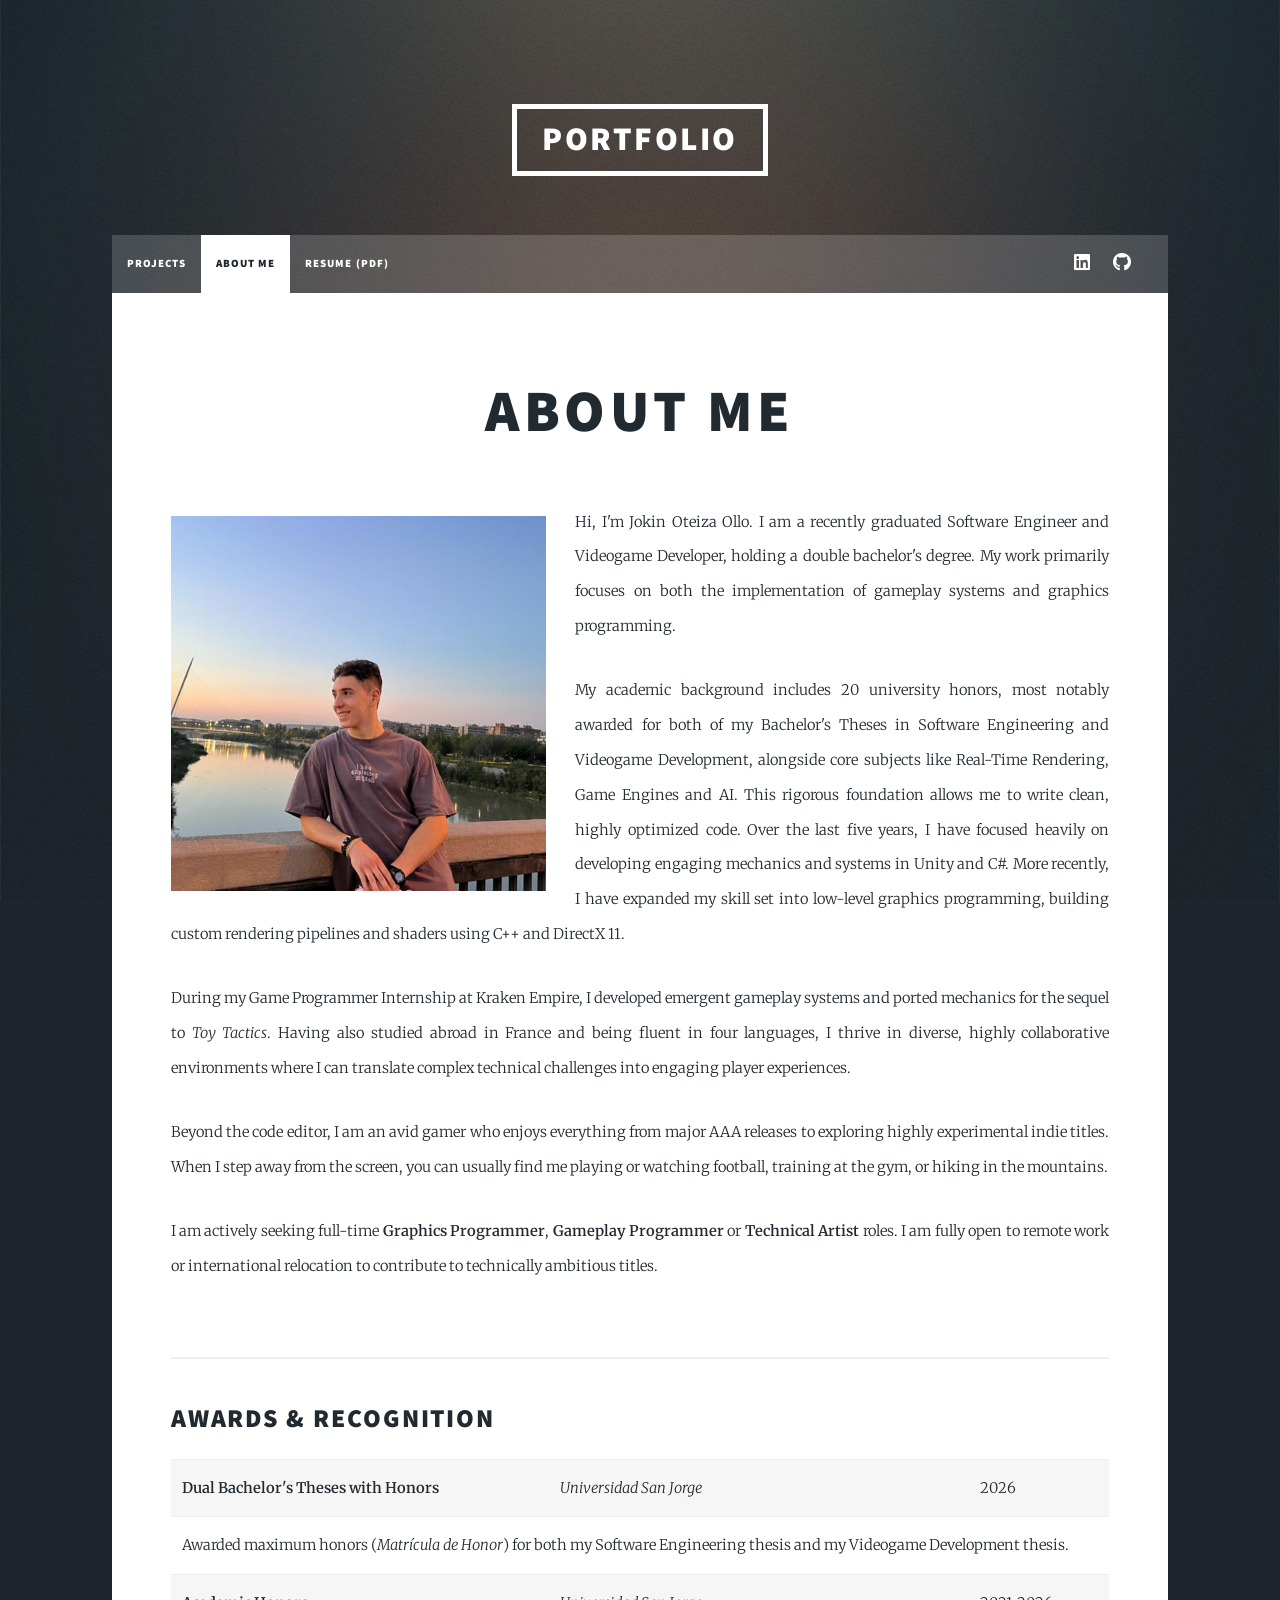
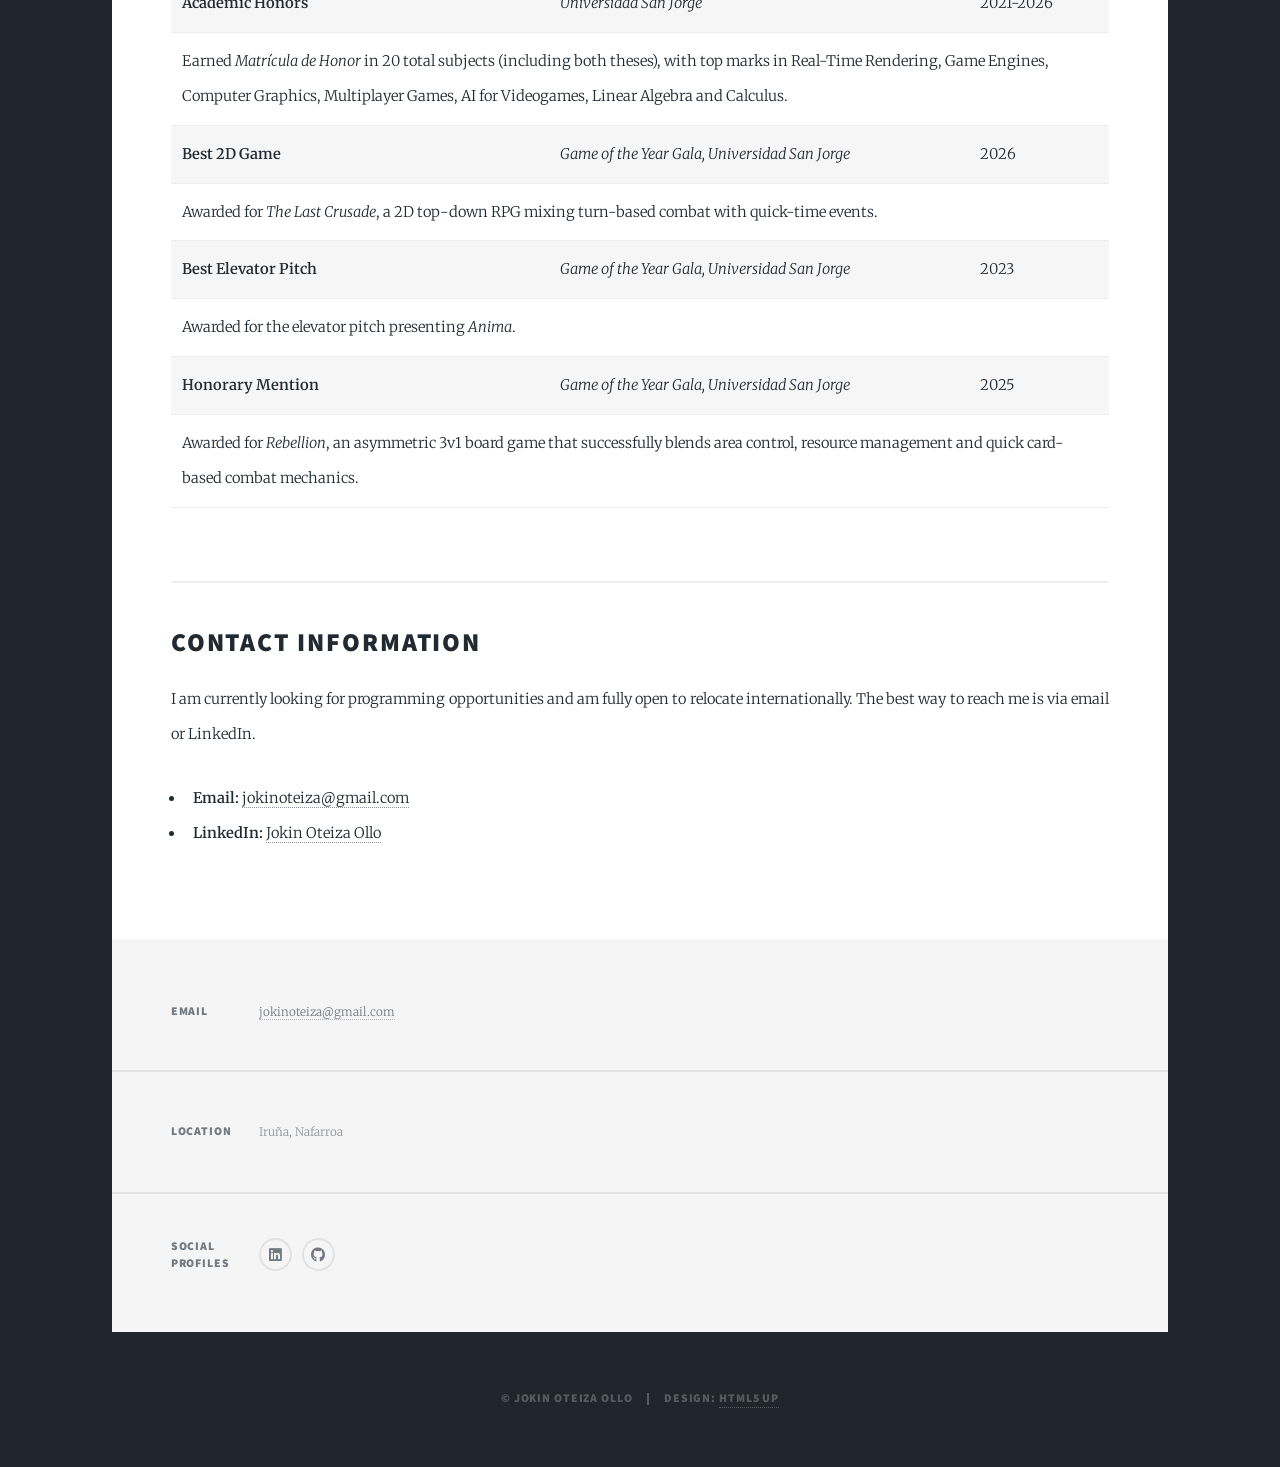
<file: about.html>
<!DOCTYPE HTML>
<html>
	<head>
		<title>About - Jokin Oteiza Ollo</title>
        <link rel="icon" type="image/svg+xml" href="data:image/svg+xml,%3Csvg xmlns='http://www.w3.org/2000/svg' viewBox='0 0 512 512'%3E%3Cpath fill='%2318bfef' d='M480 128H32C14.33 128 0 142.3 0 160v192c0 17.67 14.33 32 32 32h448c17.67 0 32-14.33 32-32V160C512 142.3 497.7 128 480 128zM144 288h-32v32c0 8.836-7.164 16-16 16s-16-7.164-16-16v-32H48c-8.836 0-16-7.164-16-16s7.164-16 16-16h32v-32c0-8.836 7.164-16 16-16s16 7.164 16 16v32h32c8.836 0 16 7.164 16 16S152.8 288 144 288zM352 288c-17.67 0-32-14.33-32-32s14.33-32 32-32s32 14.33 32 32S369.7 288 352 288zM432 224c-17.67 0-32-14.33-32-32s14.33-32 32-32s32 14.33 32 32S449.7 224 432 224z'/%3E%3C/svg%3E" />
		<meta charset="utf-8" />
		<meta name="viewport" content="width=device-width, initial-scale=1, user-scalable=no" />
		<link rel="stylesheet" href="assets/css/main.css" />
		<noscript><link rel="stylesheet" href="assets/css/noscript.css" /></noscript>
	</head>
	<body class="is-preload">

		<div id="wrapper">

				<header id="header">
						<a href="index.html" class="logo">Portfolio</a>
					</header>

				<nav id="nav">
						<ul class="links">
							<li><a href="index.html">Projects</a></li>
							<li class="active"><a href="about.html">About Me</a></li>
							<li><a href="assets/CV-JokinOteizaOllo.pdf" target="_blank">Resume (PDF)</a></li>
						</ul>
						<ul class="icons">
							<li><a href="https://www.linkedin.com/in/jokin-oteiza-ollo-7808263a1/" class="icon brands fa-linkedin"><span class="label">LinkedIn</span></a></li>
							<li><a href="https://github.com/Jokin110" class="icon brands fa-github"><span class="label">GitHub</span></a></li>
						</ul>
					</nav>

				<div id="main">

						<section class="post">
                            <header class="major">
                                <h1>About Me</h1>
                            </header>
                            
                            <span class="image left"><img src="images/profile.jpg" alt="Profile Picture of Jokin Oteiza Ollo" /></span>
                            
                            <p>Hi, I'm Jokin Oteiza Ollo. I am a recently graduated Software Engineer and Videogame Developer, holding a double bachelor's degree. My work primarily focuses on both the implementation of gameplay systems and graphics programming.</p>
                            
                            <p>My academic background includes 20 university honors, most notably awarded for both of my Bachelor's Theses in Software Engineering and Videogame Development, alongside core subjects like Real-Time Rendering, Game Engines and AI. This rigorous foundation allows me to write clean, highly optimized code. Over the last five years, I have focused heavily on developing engaging mechanics and systems in Unity and C#. More recently, I have expanded my skill set into low-level graphics programming, building custom rendering pipelines and shaders using C++ and DirectX 11.</p>

                            <p>During my Game Programmer Internship at Kraken Empire, I developed emergent gameplay systems and ported mechanics for the sequel to <em>Toy Tactics</em>. Having also studied abroad in France and being fluent in four languages, I thrive in diverse, highly collaborative environments where I can translate complex technical challenges into engaging player experiences.</p>

                            <p>Beyond the code editor, I am an avid gamer who enjoys everything from major AAA releases to exploring highly experimental indie titles. When I step away from the screen, you can usually find me playing or watching football, training at the gym, or hiking in the mountains.</p>

                            <p>I am actively seeking full-time <strong>Graphics Programmer</strong>, <strong>Gameplay Programmer</strong> or <strong>Technical Artist</strong> roles. I am fully open to remote work or international relocation to contribute to technically ambitious titles.</p>

                            <div style="clear: both;"></div>

                            <hr />
                            
                            <h2>Awards & Recognition</h2>
                            <div class="table-wrapper">
                                <table>
                                    <tbody>
                                        <tr>
                                            <td><strong>Dual Bachelor's Theses with Honors</strong></td>
                                            <td><em>Universidad San Jorge</em></td>
                                            <td>2026</td>
                                        </tr>
                                        <tr>
                                            <td colspan="3">Awarded maximum honors (<em>Matrícula de Honor</em>) for both my Software Engineering thesis and my Videogame Development thesis.</td>
                                        </tr>
                                        <tr>
                                            <td><strong>Academic Honors</strong></td>
                                            <td><em>Universidad San Jorge</em></td>
                                            <td>2021-2026</td>
                                        </tr>
                                        <tr>
                                            <td colspan="3">Earned <em>Matrícula de Honor</em> in 20 total subjects (including both theses), with top marks in Real-Time Rendering, Game Engines, Computer Graphics, Multiplayer Games, AI for Videogames, Linear Algebra and Calculus.</td>
                                        </tr>
                                        <tr>
                                            <td><strong>Best 2D Game</strong></td>
                                            <td><em>Game of the Year Gala, Universidad San Jorge</em></td>
                                            <td>2026</td>
                                        </tr>
                                        <tr>
                                            <td colspan="3">Awarded for <em>The Last Crusade</em>, a 2D top-down RPG mixing turn-based combat with quick-time events.</td>
                                        </tr>
                                        <tr>
                                            <td><strong>Best Elevator Pitch</strong></td>
                                            <td><em>Game of the Year Gala, Universidad San Jorge</em></td>
                                            <td>2023</td>
                                        </tr>
                                        <tr>
                                            <td colspan="3">Awarded for the elevator pitch presenting <em>Anima</em>.</td>
                                        </tr>
                                        <tr>
                                            <td><strong>Honorary Mention</strong></td>
                                            <td><em>Game of the Year Gala, Universidad San Jorge</em></td>
                                            <td>2025</td>
                                        </tr>
                                        <tr>
                                            <td colspan="3">Awarded for <em>Rebellion</em>, an asymmetric 3v1 board game that successfully blends area control, resource management and quick card-based combat mechanics.</td>
                                        </tr>
                                    </tbody>
                                </table>
                            </div>

                            <hr />

                            <h2>Contact Information</h2>
                            <p>I am currently looking for programming opportunities and am fully open to relocate internationally. The best way to reach me is via email or LinkedIn.</p>
                            <ul>
                                <li><strong>Email:</strong> <a href="mailto:jokinoteiza@gmail.com">jokinoteiza@gmail.com</a></li>
                                <li><strong>LinkedIn:</strong> <a href="https://www.linkedin.com/in/jokin-oteiza-ollo-7808263a1/">Jokin Oteiza Ollo</a></li>
                            </ul>

                        </section>

					</div>

				<footer id="footer">
						<section class="split contact" style="width: 100%; display: flex; justify-content: space-around; flex-wrap: wrap;">
							<section>
								<h3>Email</h3>
								<p><a href="mailto:jokinoteiza@gmail.com">jokinoteiza@gmail.com</a></p>
							</section>
							<section>
								<h3>Location</h3>
								<p>Iruña, Nafarroa</p>
							</section>
							<section>
								<h3>Social Profiles</h3>
								<ul class="icons alt">
									<li><a href="https://www.linkedin.com/in/jokin-oteiza-ollo-7808263a1/" class="icon brands alt fa-linkedin"><span class="label">LinkedIn</span></a></li>
									<li><a href="https://github.com/Jokin110" class="icon brands alt fa-github"><span class="label">GitHub</span></a></li>
								</ul>
							</section>
						</section>
					</footer>

				<div id="copyright">
						<ul><li>&copy; Jokin Oteiza Ollo</li><li>Design: <a href="https://html5up.net">HTML5 UP</a></li></ul>
					</div>

			</div>

		<script src="assets/js/jquery.min.js"></script>
			<script src="assets/js/jquery.scrollex.min.js"></script>
			<script src="assets/js/jquery.scrolly.min.js"></script>
			<script src="assets/js/browser.min.js"></script>
			<script src="assets/js/breakpoints.min.js"></script>
			<script src="assets/js/util.js"></script>
			<script src="assets/js/main.js"></script>

	</body>
</html>
</file>
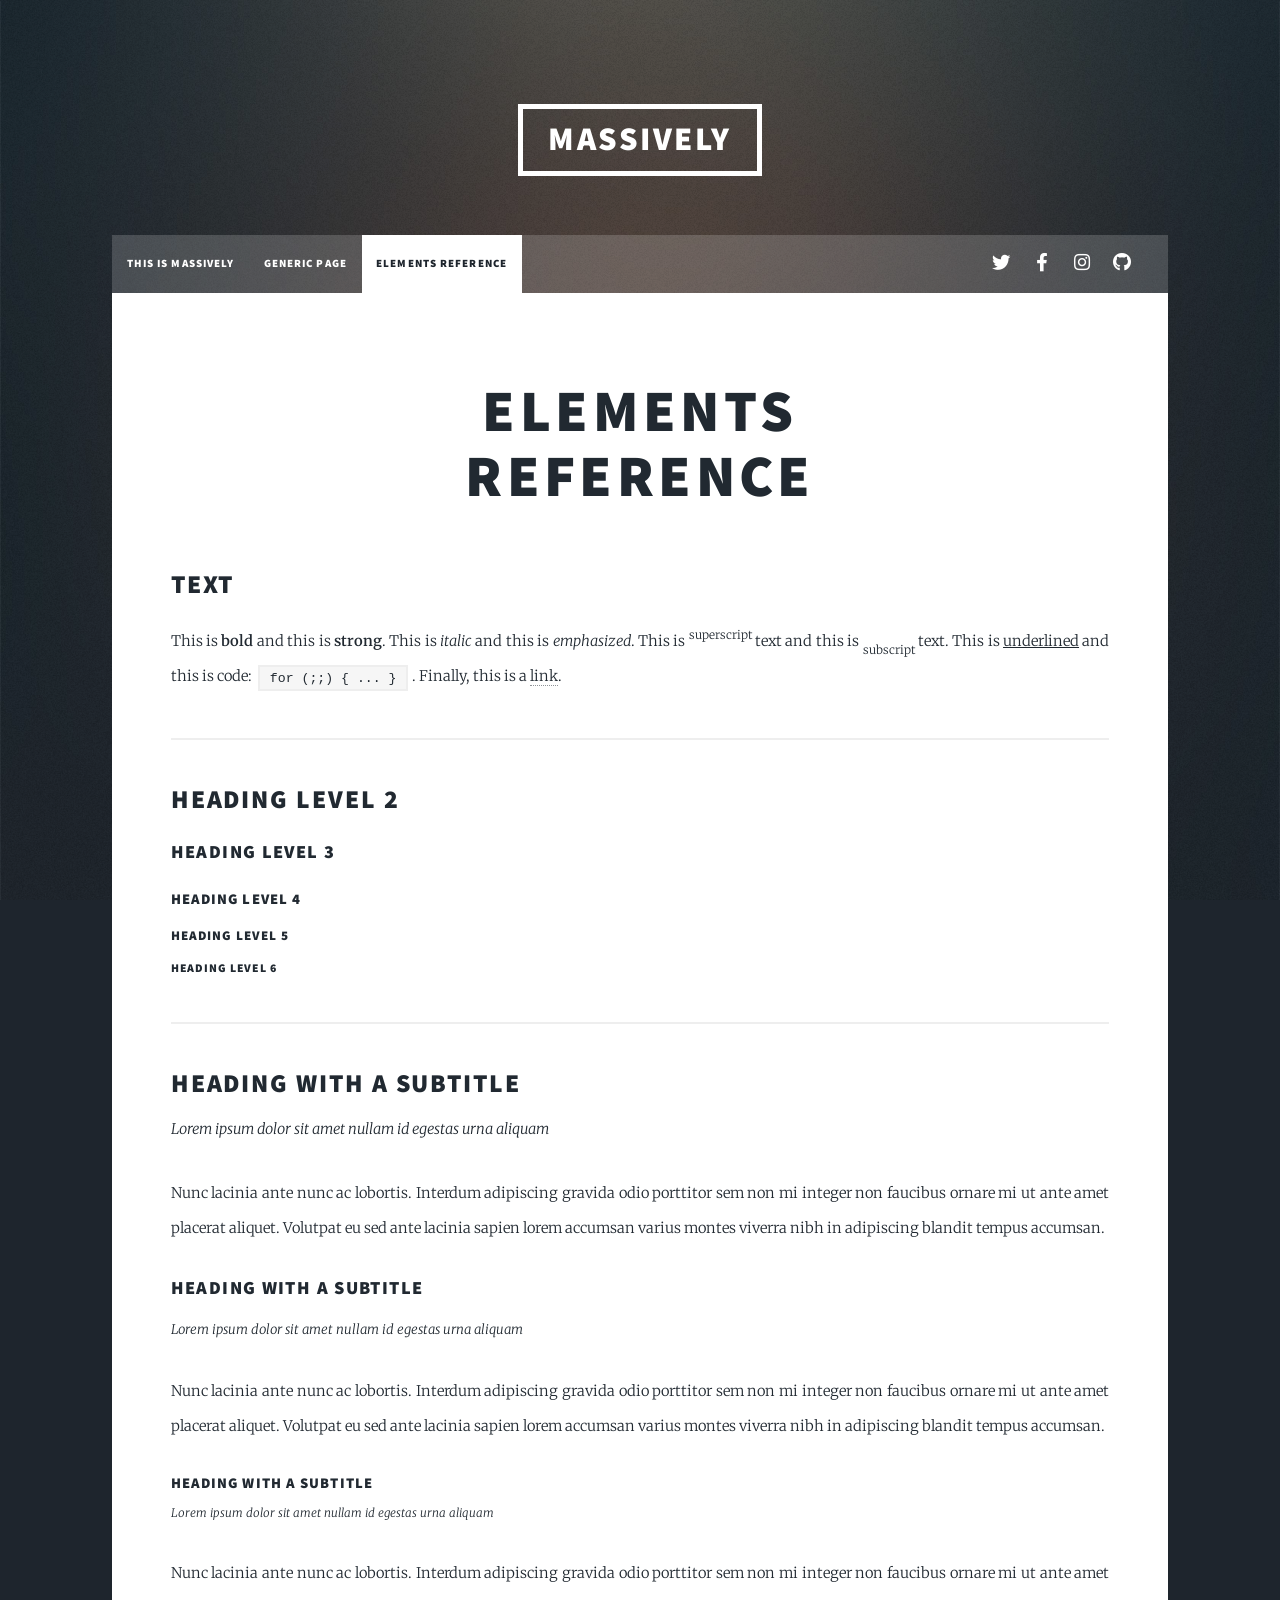
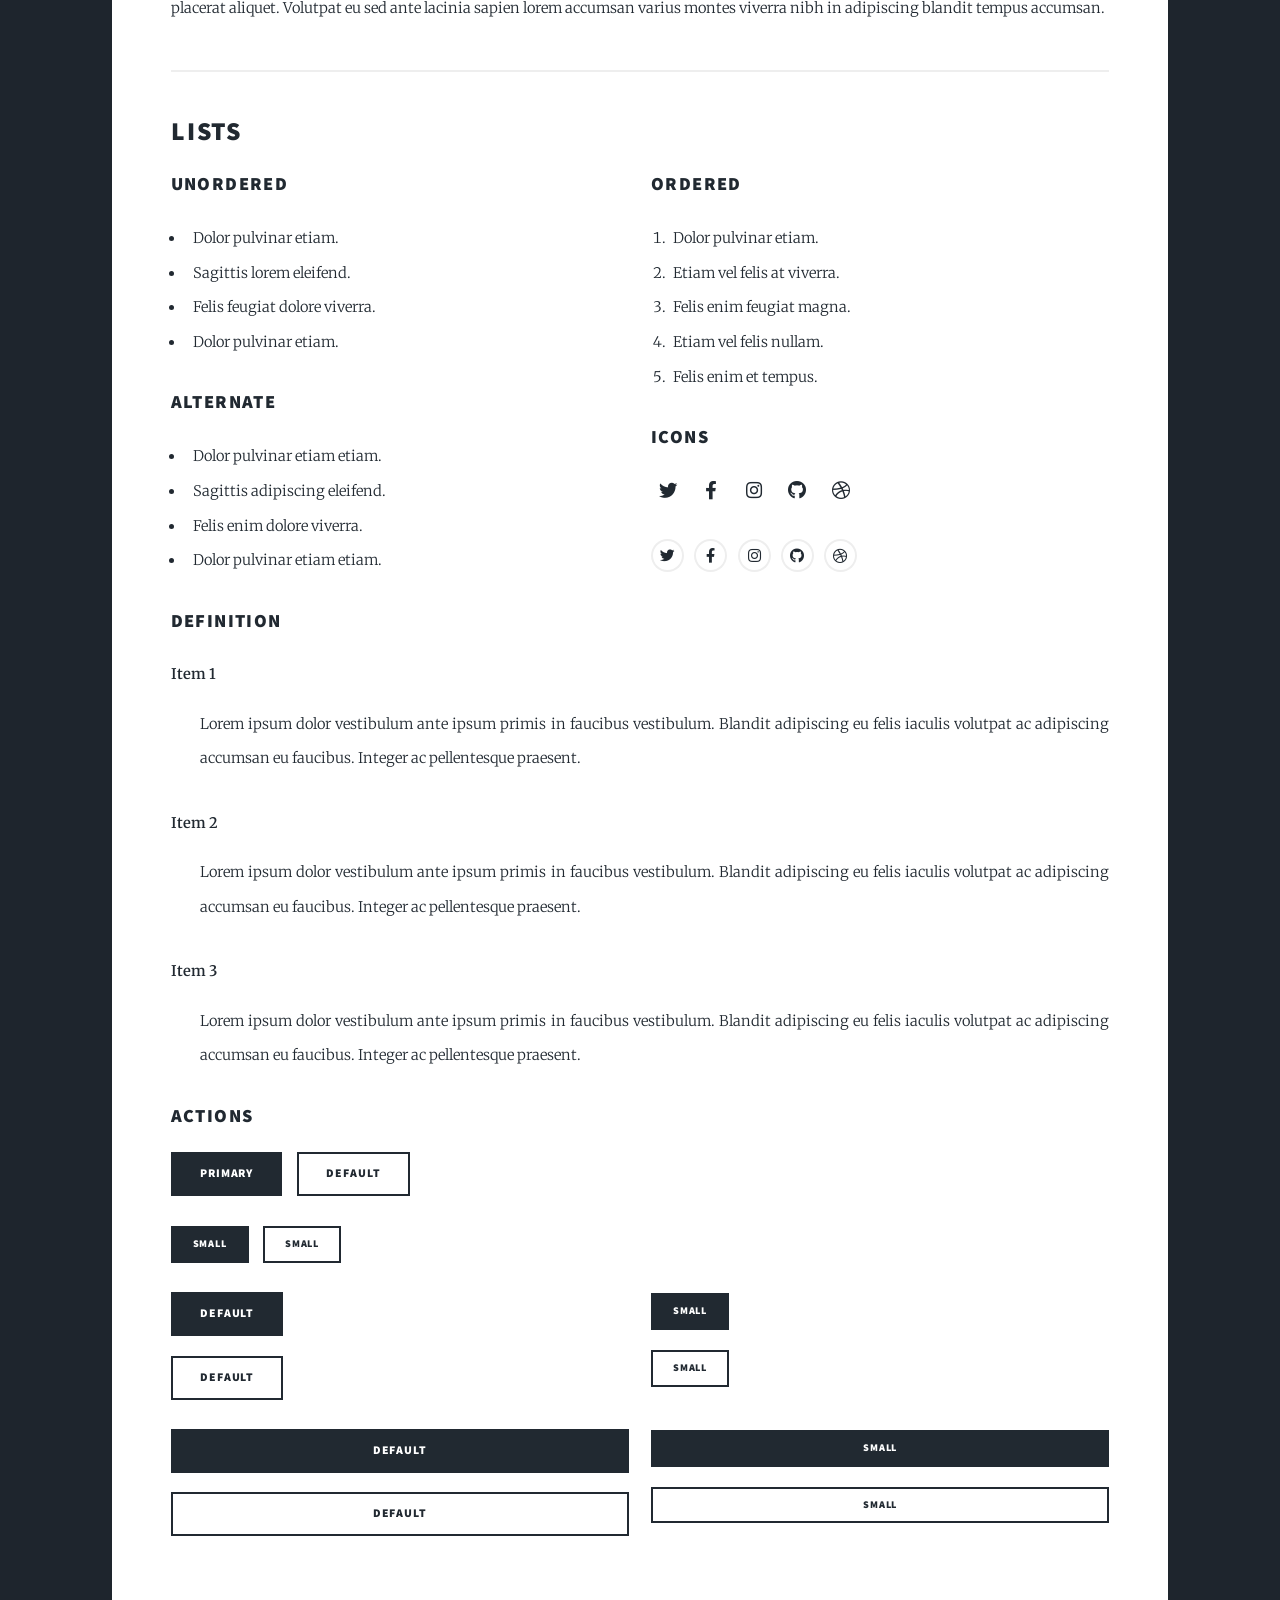
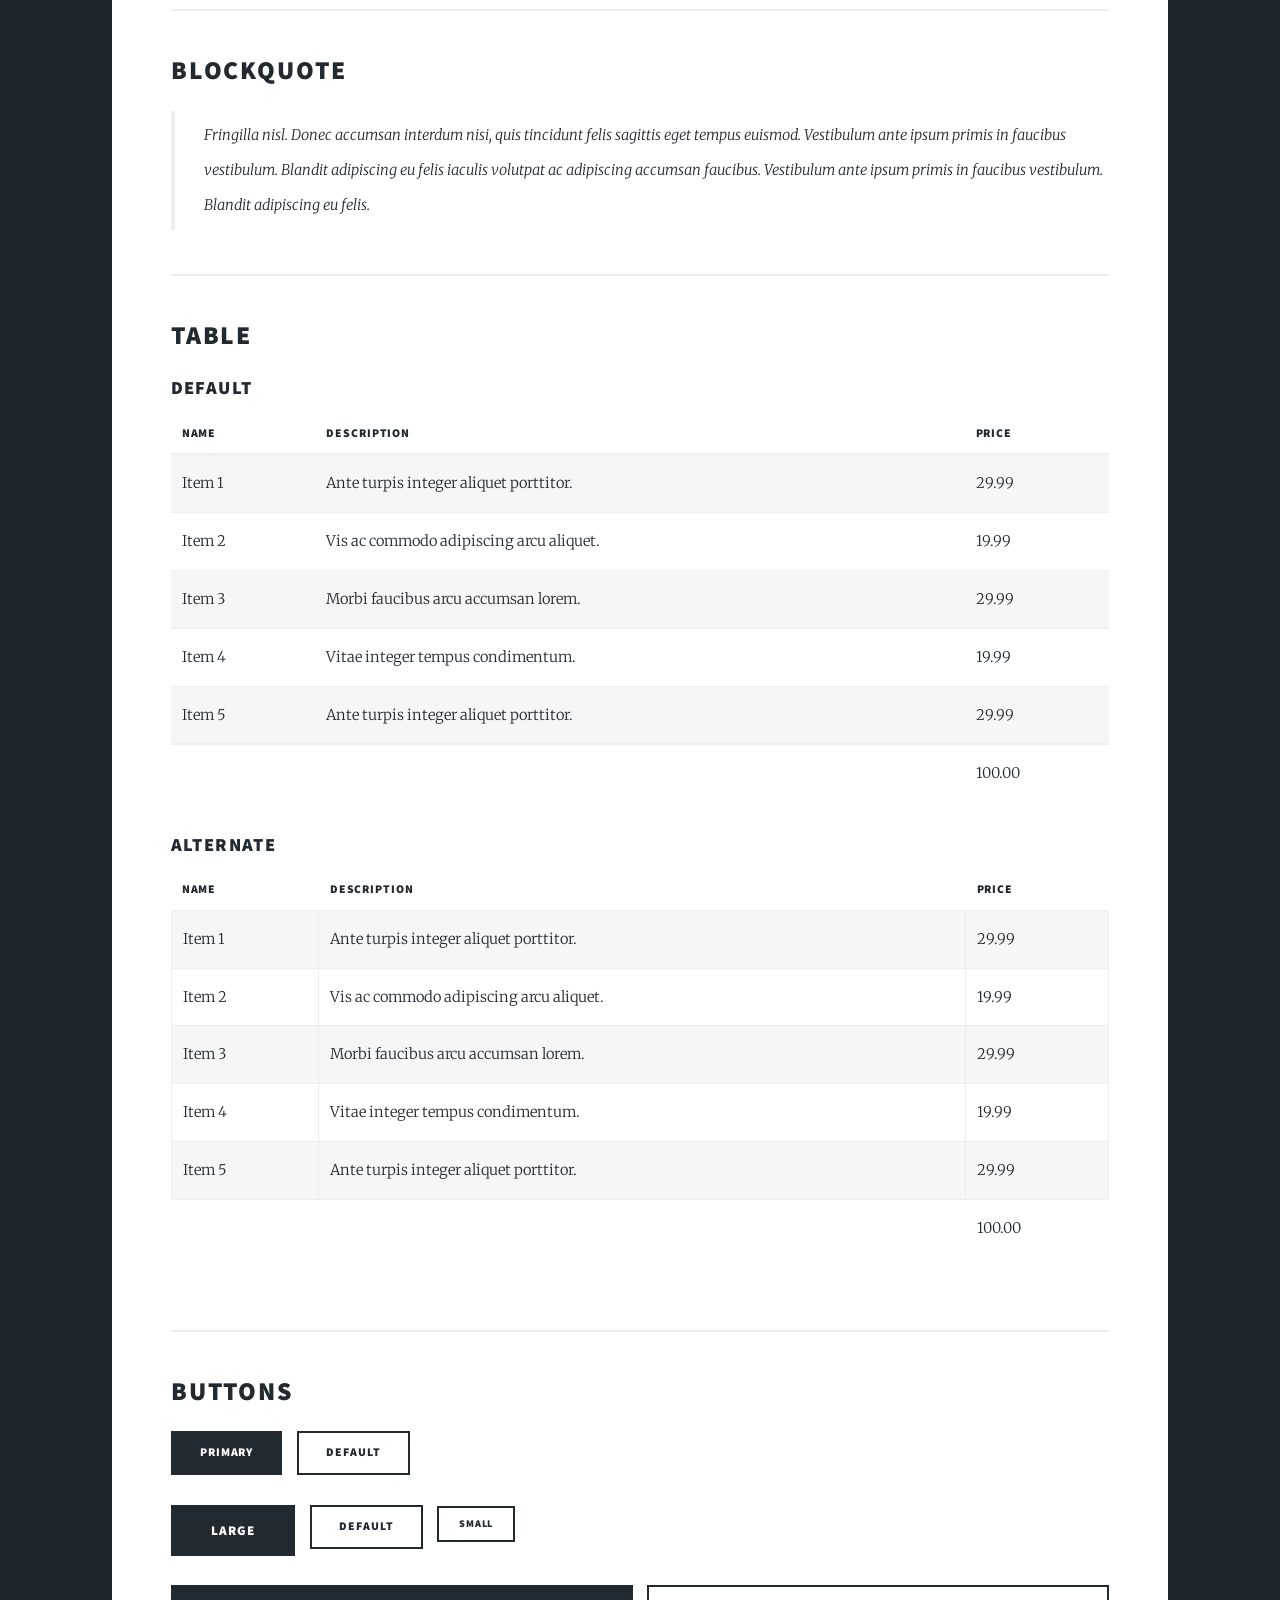
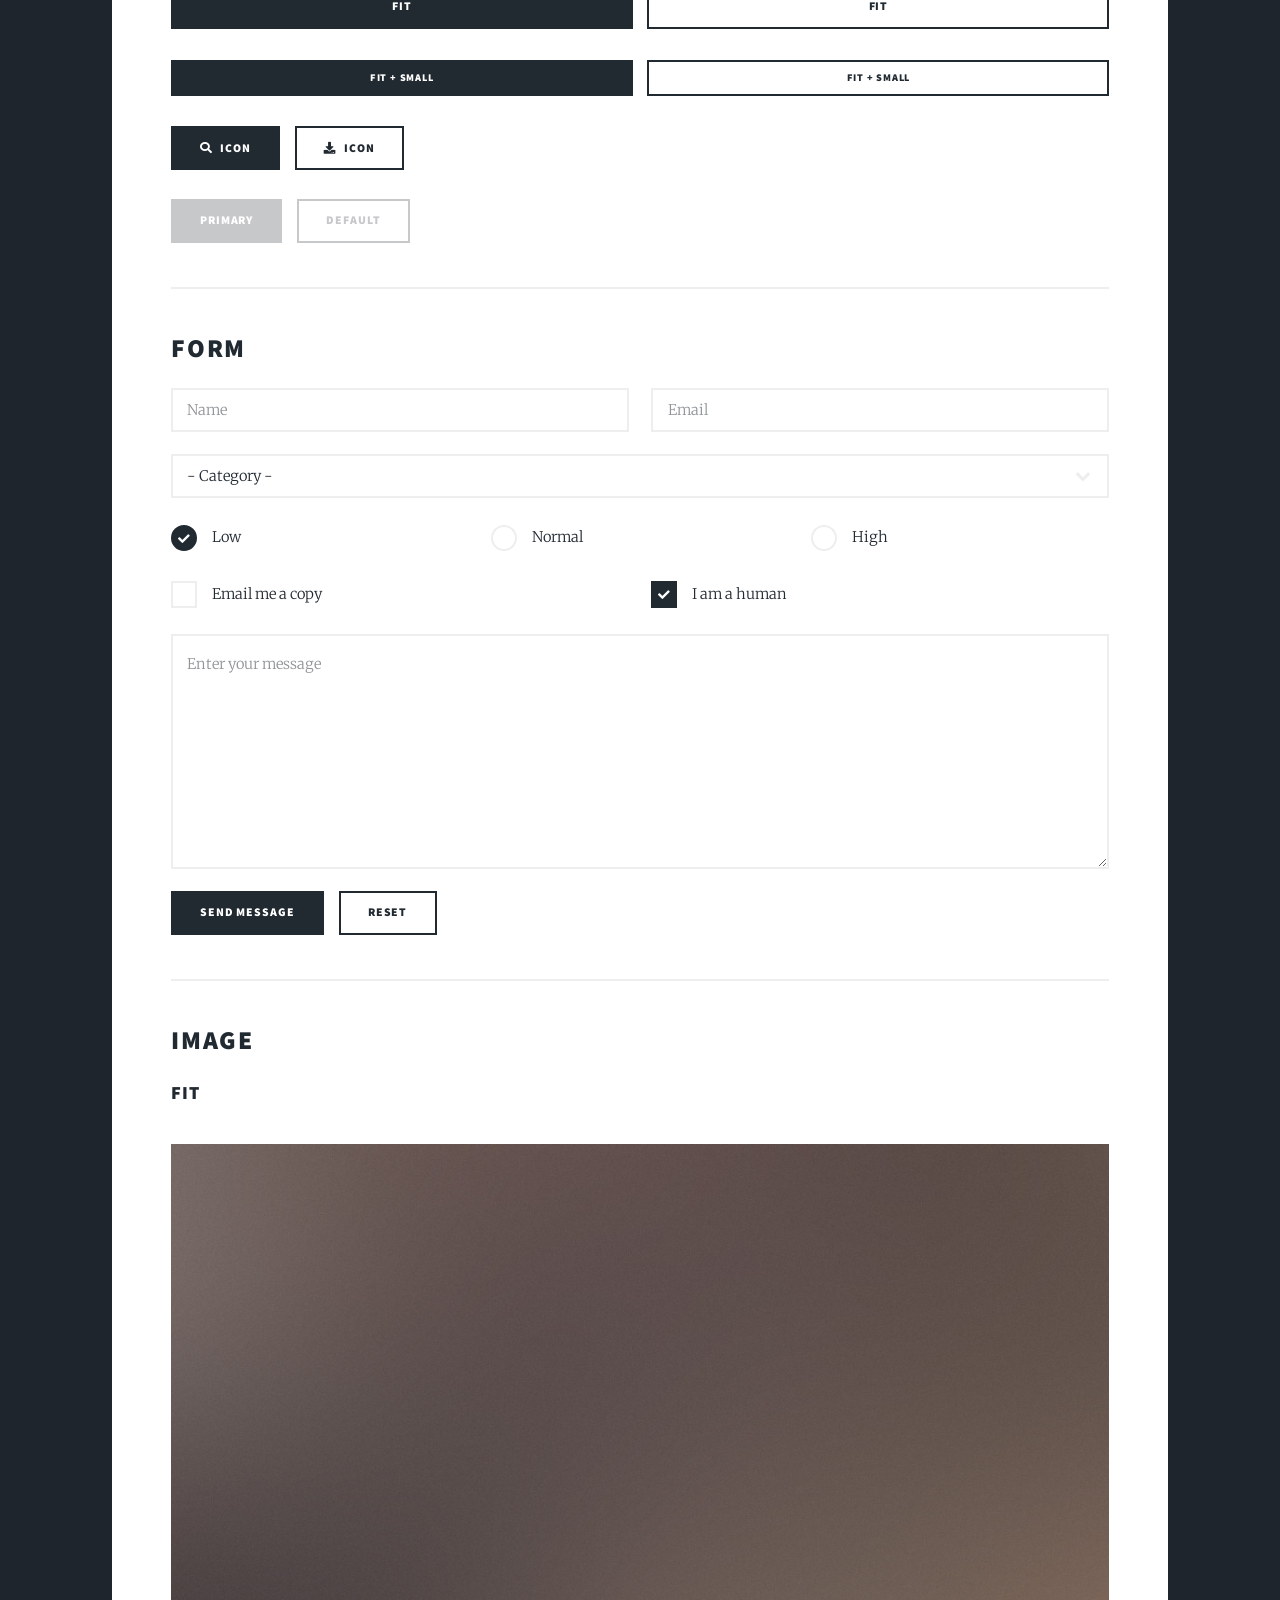
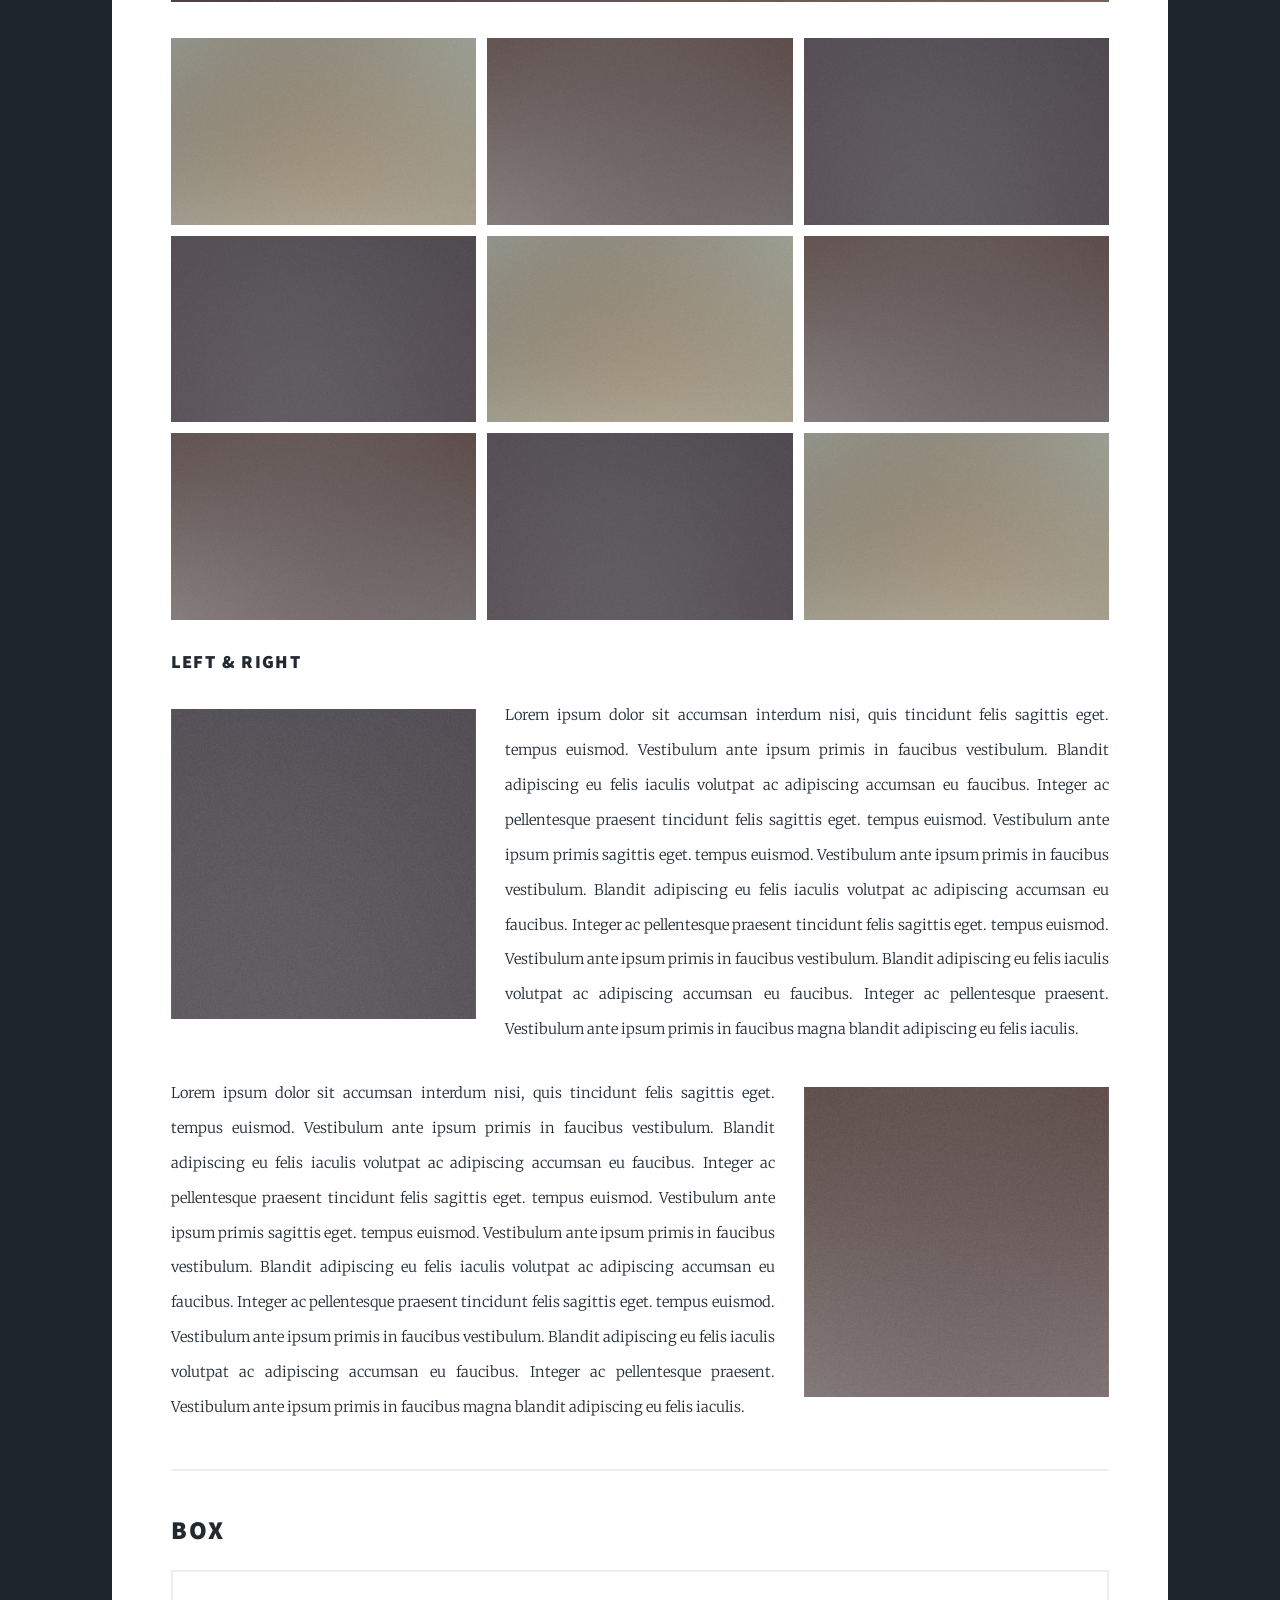
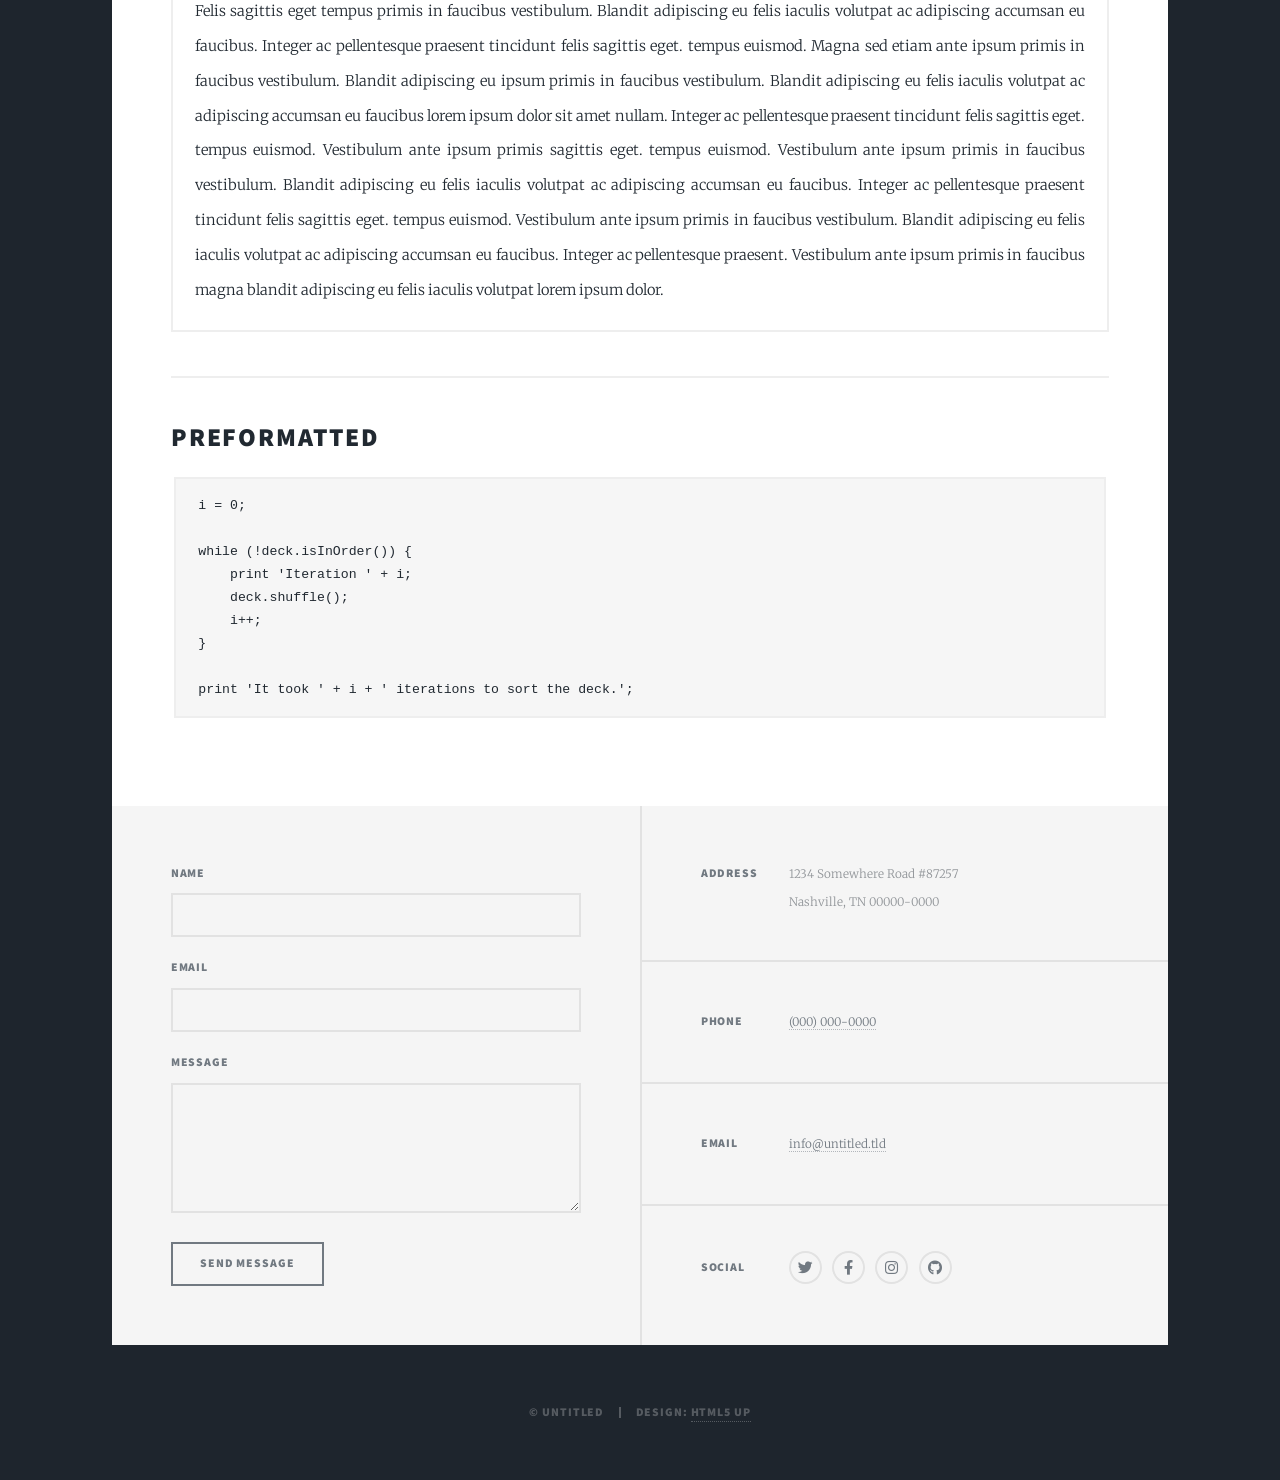
<file: elements.html>
<!DOCTYPE HTML>
<!--
	Massively by HTML5 UP
	html5up.net | @ajlkn
	Free for personal and commercial use under the CCA 3.0 license (html5up.net/license)
-->
<html>
	<head>
		<title>Elements Reference - Massively by HTML5 UP</title>
		<meta charset="utf-8" />
		<meta name="viewport" content="width=device-width, initial-scale=1, user-scalable=no" />
		<link rel="stylesheet" href="assets/css/main.css" />
		<noscript><link rel="stylesheet" href="assets/css/noscript.css" /></noscript>
	</head>
	<body class="is-preload">

		<!-- Wrapper -->
			<div id="wrapper">

				<!-- Header -->
					<header id="header">
						<a href="index.html" class="logo">Massively</a>
					</header>

				<!-- Nav -->
					<nav id="nav">
						<ul class="links">
							<li><a href="index.html">This is Massively</a></li>
							<li><a href="generic.html">Generic Page</a></li>
							<li class="active"><a href="elements.html">Elements Reference</a></li>
						</ul>
						<ul class="icons">
							<li><a href="#" class="icon brands fa-twitter"><span class="label">Twitter</span></a></li>
							<li><a href="#" class="icon brands fa-facebook-f"><span class="label">Facebook</span></a></li>
							<li><a href="#" class="icon brands fa-instagram"><span class="label">Instagram</span></a></li>
							<li><a href="#" class="icon brands fa-github"><span class="label">GitHub</span></a></li>
						</ul>
					</nav>

				<!-- Main -->
					<div id="main">

						<!-- Post -->
							<section class="post">
								<header class="major">
									<h1>Elements<br />
									Reference</h1>
								</header>

								<!-- Text stuff -->
									<h2>Text</h2>
									<p>This is <b>bold</b> and this is <strong>strong</strong>. This is <i>italic</i> and this is <em>emphasized</em>.
									This is <sup>superscript</sup> text and this is <sub>subscript</sub> text.
									This is <u>underlined</u> and this is code: <code>for (;;) { ... }</code>.
									Finally, this is a <a href="#">link</a>.</p>
									<hr />
									<h2>Heading Level 2</h2>
									<h3>Heading Level 3</h3>
									<h4>Heading Level 4</h4>
									<h5>Heading Level 5</h5>
									<h6>Heading Level 6</h6>
									<hr />
									<header>
										<h2>Heading with a Subtitle</h2>
										<p>Lorem ipsum dolor sit amet nullam id egestas urna aliquam</p>
									</header>
									<p>Nunc lacinia ante nunc ac lobortis. Interdum adipiscing gravida odio porttitor sem non mi integer non faucibus ornare mi ut ante amet placerat aliquet. Volutpat eu sed ante lacinia sapien lorem accumsan varius montes viverra nibh in adipiscing blandit tempus accumsan.</p>
									<header>
										<h3>Heading with a Subtitle</h3>
										<p>Lorem ipsum dolor sit amet nullam id egestas urna aliquam</p>
									</header>
									<p>Nunc lacinia ante nunc ac lobortis. Interdum adipiscing gravida odio porttitor sem non mi integer non faucibus ornare mi ut ante amet placerat aliquet. Volutpat eu sed ante lacinia sapien lorem accumsan varius montes viverra nibh in adipiscing blandit tempus accumsan.</p>
									<header>
										<h4>Heading with a Subtitle</h4>
										<p>Lorem ipsum dolor sit amet nullam id egestas urna aliquam</p>
									</header>
									<p>Nunc lacinia ante nunc ac lobortis. Interdum adipiscing gravida odio porttitor sem non mi integer non faucibus ornare mi ut ante amet placerat aliquet. Volutpat eu sed ante lacinia sapien lorem accumsan varius montes viverra nibh in adipiscing blandit tempus accumsan.</p>

									<hr />

								<!-- Lists -->
									<h2>Lists</h2>
									<div class="row">
										<div class="col-6 col-12-small">

											<h3>Unordered</h3>
											<ul>
												<li>Dolor pulvinar etiam.</li>
												<li>Sagittis lorem eleifend.</li>
												<li>Felis feugiat dolore viverra.</li>
												<li>Dolor pulvinar etiam.</li>
											</ul>

											<h3>Alternate</h3>
											<ul class="alt">
												<li>Dolor pulvinar etiam etiam.</li>
												<li>Sagittis adipiscing eleifend.</li>
												<li>Felis enim dolore viverra.</li>
												<li>Dolor pulvinar etiam etiam.</li>
											</ul>

										</div>
										<div class="col-6 col-12-small">

											<h3>Ordered</h3>
											<ol>
												<li>Dolor pulvinar etiam.</li>
												<li>Etiam vel felis at viverra.</li>
												<li>Felis enim feugiat magna.</li>
												<li>Etiam vel felis nullam.</li>
												<li>Felis enim et tempus.</li>
											</ol>

											<h3>Icons</h3>
											<ul class="icons">
												<li><a href="#" class="icon brands fa-twitter"><span class="label">Twitter</span></a></li>
												<li><a href="#" class="icon brands fa-facebook-f"><span class="label">Facebook</span></a></li>
												<li><a href="#" class="icon brands fa-instagram"><span class="label">Instagram</span></a></li>
												<li><a href="#" class="icon brands fa-github"><span class="label">Github</span></a></li>
												<li><a href="#" class="icon brands fa-dribbble"><span class="label">Dribbble</span></a></li>
											</ul>
											<ul class="icons alt">
												<li><a href="#" class="icon brands alt fa-twitter"><span class="label">Twitter</span></a></li>
												<li><a href="#" class="icon brands alt fa-facebook-f"><span class="label">Facebook</span></a></li>
												<li><a href="#" class="icon brands alt fa-instagram"><span class="label">Instagram</span></a></li>
												<li><a href="#" class="icon brands alt fa-github"><span class="label">Github</span></a></li>
												<li><a href="#" class="icon brands alt fa-dribbble"><span class="label">Dribbble</span></a></li>
											</ul>

										</div>
									</div>
									<h3>Definition</h3>
									<dl>
										<dt>Item 1</dt>
										<dd>
											<p>Lorem ipsum dolor vestibulum ante ipsum primis in faucibus vestibulum. Blandit adipiscing eu felis iaculis volutpat ac adipiscing accumsan eu faucibus. Integer ac pellentesque praesent.</p>
										</dd>
										<dt>Item 2</dt>
										<dd>
											<p>Lorem ipsum dolor vestibulum ante ipsum primis in faucibus vestibulum. Blandit adipiscing eu felis iaculis volutpat ac adipiscing accumsan eu faucibus. Integer ac pellentesque praesent.</p>
										</dd>
										<dt>Item 3</dt>
										<dd>
											<p>Lorem ipsum dolor vestibulum ante ipsum primis in faucibus vestibulum. Blandit adipiscing eu felis iaculis volutpat ac adipiscing accumsan eu faucibus. Integer ac pellentesque praesent.</p>
										</dd>
									</dl>

									<h3>Actions</h3>
									<ul class="actions">
										<li><a href="#" class="button primary">Primary</a></li>
										<li><a href="#" class="button">Default</a></li>
									</ul>
									<ul class="actions small">
										<li><a href="#" class="button primary small">Small</a></li>
										<li><a href="#" class="button small">Small</a></li>
									</ul>
									<div class="row">
										<div class="col-6 col-12-small">
											<ul class="actions stacked">
												<li><a href="#" class="button primary">Default</a></li>
												<li><a href="#" class="button">Default</a></li>
											</ul>
										</div>
										<div class="col-6 col-12-small">
											<ul class="actions stacked">
												<li><a href="#" class="button primary small">Small</a></li>
												<li><a href="#" class="button small">Small</a></li>
											</ul>
										</div>
									</div>
									<div class="row">
										<div class="col-6 col-12-small">
											<ul class="actions stacked">
												<li><a href="#" class="button primary fit">Default</a></li>
												<li><a href="#" class="button fit">Default</a></li>
											</ul>
										</div>
										<div class="col-6 col-12-small">
											<ul class="actions stacked">
												<li><a href="#" class="button primary small fit">Small</a></li>
												<li><a href="#" class="button small fit">Small</a></li>
											</ul>
										</div>
									</div>

									<hr />

								<!-- Blockquote -->
									<h2>Blockquote</h2>
									<blockquote>Fringilla nisl. Donec accumsan interdum nisi, quis tincidunt felis sagittis eget tempus euismod. Vestibulum ante ipsum primis in faucibus vestibulum. Blandit adipiscing eu felis iaculis volutpat ac adipiscing accumsan faucibus. Vestibulum ante ipsum primis in faucibus vestibulum. Blandit adipiscing eu felis.</blockquote>

									<hr />

								<!-- Table -->
									<h2>Table</h2>

									<h3>Default</h3>
									<div class="table-wrapper">
										<table>
											<thead>
												<tr>
													<th>Name</th>
													<th>Description</th>
													<th>Price</th>
												</tr>
											</thead>
											<tbody>
												<tr>
													<td>Item 1</td>
													<td>Ante turpis integer aliquet porttitor.</td>
													<td>29.99</td>
												</tr>
												<tr>
													<td>Item 2</td>
													<td>Vis ac commodo adipiscing arcu aliquet.</td>
													<td>19.99</td>
												</tr>
												<tr>
													<td>Item 3</td>
													<td> Morbi faucibus arcu accumsan lorem.</td>
													<td>29.99</td>
												</tr>
												<tr>
													<td>Item 4</td>
													<td>Vitae integer tempus condimentum.</td>
													<td>19.99</td>
												</tr>
												<tr>
													<td>Item 5</td>
													<td>Ante turpis integer aliquet porttitor.</td>
													<td>29.99</td>
												</tr>
											</tbody>
											<tfoot>
												<tr>
													<td colspan="2"></td>
													<td>100.00</td>
												</tr>
											</tfoot>
										</table>
									</div>

									<h3>Alternate</h3>
									<div class="table-wrapper">
										<table class="alt">
											<thead>
												<tr>
													<th>Name</th>
													<th>Description</th>
													<th>Price</th>
												</tr>
											</thead>
											<tbody>
												<tr>
													<td>Item 1</td>
													<td>Ante turpis integer aliquet porttitor.</td>
													<td>29.99</td>
												</tr>
												<tr>
													<td>Item 2</td>
													<td>Vis ac commodo adipiscing arcu aliquet.</td>
													<td>19.99</td>
												</tr>
												<tr>
													<td>Item 3</td>
													<td> Morbi faucibus arcu accumsan lorem.</td>
													<td>29.99</td>
												</tr>
												<tr>
													<td>Item 4</td>
													<td>Vitae integer tempus condimentum.</td>
													<td>19.99</td>
												</tr>
												<tr>
													<td>Item 5</td>
													<td>Ante turpis integer aliquet porttitor.</td>
													<td>29.99</td>
												</tr>
											</tbody>
											<tfoot>
												<tr>
													<td colspan="2"></td>
													<td>100.00</td>
												</tr>
											</tfoot>
										</table>
									</div>

									<hr />

								<!-- Buttons -->
									<h2>Buttons</h2>
									<ul class="actions">
										<li><a href="#" class="button primary">Primary</a></li>
										<li><a href="#" class="button">Default</a></li>
									</ul>
									<ul class="actions">
										<li><a href="#" class="button primary large">Large</a></li>
										<li><a href="#" class="button">Default</a></li>
										<li><a href="#" class="button small">Small</a></li>
									</ul>
									<ul class="actions fit">
										<li><a href="#" class="button primary fit">Fit</a></li>
										<li><a href="#" class="button fit">Fit</a></li>
									</ul>
									<ul class="actions fit small">
										<li><a href="#" class="button primary fit small">Fit + Small</a></li>
										<li><a href="#" class="button fit small">Fit + Small</a></li>
									</ul>
									<ul class="actions">
										<li><a href="#" class="button primary icon solid fa-search">Icon</a></li>
										<li><a href="#" class="button icon solid fa-download">Icon</a></li>
									</ul>
									<ul class="actions">
										<li><span class="button primary disabled">Primary</span></li>
										<li><span class="button disabled">Default</span></li>
									</ul>

									<hr />

								<!-- Form -->
									<h2>Form</h2>

									<form method="post" action="#">
										<div class="row gtr-uniform">
											<div class="col-6 col-12-xsmall">
												<input type="text" name="demo-name" id="demo-name" value="" placeholder="Name" />
											</div>
											<div class="col-6 col-12-xsmall">
												<input type="email" name="demo-email" id="demo-email" value="" placeholder="Email" />
											</div>
											<!-- Break -->
											<div class="col-12">
												<select name="demo-category" id="demo-category">
													<option value="">- Category -</option>
													<option value="1">Manufacturing</option>
													<option value="1">Shipping</option>
													<option value="1">Administration</option>
													<option value="1">Human Resources</option>
												</select>
											</div>
											<!-- Break -->
											<div class="col-4 col-12-small">
												<input type="radio" id="demo-priority-low" name="demo-priority" checked>
												<label for="demo-priority-low">Low</label>
											</div>
											<div class="col-4 col-12-small">
												<input type="radio" id="demo-priority-normal" name="demo-priority">
												<label for="demo-priority-normal">Normal</label>
											</div>
											<div class="col-4 col-12-small">
												<input type="radio" id="demo-priority-high" name="demo-priority">
												<label for="demo-priority-high">High</label>
											</div>
											<!-- Break -->
											<div class="col-6 col-12-small">
												<input type="checkbox" id="demo-copy" name="demo-copy">
												<label for="demo-copy">Email me a copy</label>
											</div>
											<div class="col-6 col-12-small">
												<input type="checkbox" id="demo-human" name="demo-human" checked>
												<label for="demo-human">I am a human</label>
											</div>
											<!-- Break -->
											<div class="col-12">
												<textarea name="demo-message" id="demo-message" placeholder="Enter your message" rows="6"></textarea>
											</div>
											<!-- Break -->
											<div class="col-12">
												<ul class="actions">
													<li><input type="submit" value="Send Message" class="primary" /></li>
													<li><input type="reset" value="Reset" /></li>
												</ul>
											</div>
										</div>
									</form>

									<hr />

								<!-- Image -->
									<h2>Image</h2>

									<h3>Fit</h3>
									<span class="image fit"><img src="images/pic01.jpg" alt="" /></span>
									<div class="box alt">
										<div class="row gtr-50 gtr-uniform">
											<div class="col-4"><span class="image fit"><img src="images/pic02.jpg" alt="" /></span></div>
											<div class="col-4"><span class="image fit"><img src="images/pic03.jpg" alt="" /></span></div>
											<div class="col-4"><span class="image fit"><img src="images/pic04.jpg" alt="" /></span></div>
											<!-- Break -->
											<div class="col-4"><span class="image fit"><img src="images/pic04.jpg" alt="" /></span></div>
											<div class="col-4"><span class="image fit"><img src="images/pic02.jpg" alt="" /></span></div>
											<div class="col-4"><span class="image fit"><img src="images/pic03.jpg" alt="" /></span></div>
											<!-- Break -->
											<div class="col-4"><span class="image fit"><img src="images/pic03.jpg" alt="" /></span></div>
											<div class="col-4"><span class="image fit"><img src="images/pic04.jpg" alt="" /></span></div>
											<div class="col-4"><span class="image fit"><img src="images/pic02.jpg" alt="" /></span></div>
										</div>
									</div>

									<h3>Left &amp; Right</h3>
									<p><span class="image left"><img src="images/pic08.jpg" alt="" /></span>Lorem ipsum dolor sit accumsan interdum nisi, quis tincidunt felis sagittis eget. tempus euismod. Vestibulum ante ipsum primis in faucibus vestibulum. Blandit adipiscing eu felis iaculis volutpat ac adipiscing accumsan eu faucibus. Integer ac pellentesque praesent tincidunt felis sagittis eget. tempus euismod. Vestibulum ante ipsum primis sagittis eget. tempus euismod. Vestibulum ante ipsum primis in faucibus vestibulum. Blandit adipiscing eu felis iaculis volutpat ac adipiscing accumsan eu faucibus. Integer ac pellentesque praesent tincidunt felis sagittis eget. tempus euismod. Vestibulum ante ipsum primis in faucibus vestibulum. Blandit adipiscing eu felis iaculis volutpat ac adipiscing accumsan eu faucibus. Integer ac pellentesque praesent. Vestibulum ante ipsum primis in faucibus magna blandit adipiscing eu felis iaculis.</p>
									<p><span class="image right"><img src="images/pic09.jpg" alt="" /></span>Lorem ipsum dolor sit accumsan interdum nisi, quis tincidunt felis sagittis eget. tempus euismod. Vestibulum ante ipsum primis in faucibus vestibulum. Blandit adipiscing eu felis iaculis volutpat ac adipiscing accumsan eu faucibus. Integer ac pellentesque praesent tincidunt felis sagittis eget. tempus euismod. Vestibulum ante ipsum primis sagittis eget. tempus euismod. Vestibulum ante ipsum primis in faucibus vestibulum. Blandit adipiscing eu felis iaculis volutpat ac adipiscing accumsan eu faucibus. Integer ac pellentesque praesent tincidunt felis sagittis eget. tempus euismod. Vestibulum ante ipsum primis in faucibus vestibulum. Blandit adipiscing eu felis iaculis volutpat ac adipiscing accumsan eu faucibus. Integer ac pellentesque praesent. Vestibulum ante ipsum primis in faucibus magna blandit adipiscing eu felis iaculis.</p>

									<hr />

								<!-- Box -->
									<h2>Box</h2>
									<div class="box">
										<p>Felis sagittis eget tempus primis in faucibus vestibulum. Blandit adipiscing eu felis iaculis volutpat ac adipiscing accumsan eu faucibus. Integer ac pellentesque praesent tincidunt felis sagittis eget. tempus euismod. Magna sed etiam ante ipsum primis in faucibus vestibulum. Blandit adipiscing eu ipsum primis in faucibus vestibulum. Blandit adipiscing eu felis iaculis volutpat ac adipiscing accumsan eu faucibus lorem ipsum dolor sit amet nullam. Integer ac pellentesque praesent tincidunt felis sagittis eget. tempus euismod. Vestibulum ante ipsum primis sagittis eget. tempus euismod. Vestibulum ante ipsum primis in faucibus vestibulum. Blandit adipiscing eu felis iaculis volutpat ac adipiscing accumsan eu faucibus. Integer ac pellentesque praesent tincidunt felis sagittis eget. tempus euismod. Vestibulum ante ipsum primis in faucibus vestibulum. Blandit adipiscing eu felis iaculis volutpat ac adipiscing accumsan eu faucibus. Integer ac pellentesque praesent. Vestibulum ante ipsum primis in faucibus magna blandit adipiscing eu felis iaculis volutpat lorem ipsum dolor.</p>
									</div>

									<hr />

								<!-- Preformatted Code -->
									<h2>Preformatted</h2>
									<pre><code>i = 0;

while (!deck.isInOrder()) {
    print 'Iteration ' + i;
    deck.shuffle();
    i++;
}

print 'It took ' + i + ' iterations to sort the deck.';
</code></pre>

							</section>

					</div>

				<!-- Footer -->
					<footer id="footer">
						<section>
							<form method="post" action="#">
								<div class="fields">
									<div class="field">
										<label for="name">Name</label>
										<input type="text" name="name" id="name" />
									</div>
									<div class="field">
										<label for="email">Email</label>
										<input type="text" name="email" id="email" />
									</div>
									<div class="field">
										<label for="message">Message</label>
										<textarea name="message" id="message" rows="3"></textarea>
									</div>
								</div>
								<ul class="actions">
									<li><input type="submit" value="Send Message" /></li>
								</ul>
							</form>
						</section>
						<section class="split contact">
							<section class="alt">
								<h3>Address</h3>
								<p>1234 Somewhere Road #87257<br />
								Nashville, TN 00000-0000</p>
							</section>
							<section>
								<h3>Phone</h3>
								<p><a href="#">(000) 000-0000</a></p>
							</section>
							<section>
								<h3>Email</h3>
								<p><a href="#">info@untitled.tld</a></p>
							</section>
							<section>
								<h3>Social</h3>
								<ul class="icons alt">
									<li><a href="#" class="icon brands alt fa-twitter"><span class="label">Twitter</span></a></li>
									<li><a href="#" class="icon brands alt fa-facebook-f"><span class="label">Facebook</span></a></li>
									<li><a href="#" class="icon brands alt fa-instagram"><span class="label">Instagram</span></a></li>
									<li><a href="#" class="icon brands alt fa-github"><span class="label">GitHub</span></a></li>
								</ul>
							</section>
						</section>
					</footer>

				<!-- Copyright -->
					<div id="copyright">
						<ul><li>&copy; Untitled</li><li>Design: <a href="https://html5up.net">HTML5 UP</a></li></ul>
					</div>

			</div>

		<!-- Scripts -->
			<script src="assets/js/jquery.min.js"></script>
			<script src="assets/js/jquery.scrollex.min.js"></script>
			<script src="assets/js/jquery.scrolly.min.js"></script>
			<script src="assets/js/browser.min.js"></script>
			<script src="assets/js/breakpoints.min.js"></script>
			<script src="assets/js/util.js"></script>
			<script src="assets/js/main.js"></script>

	</body>
</html>
</file>
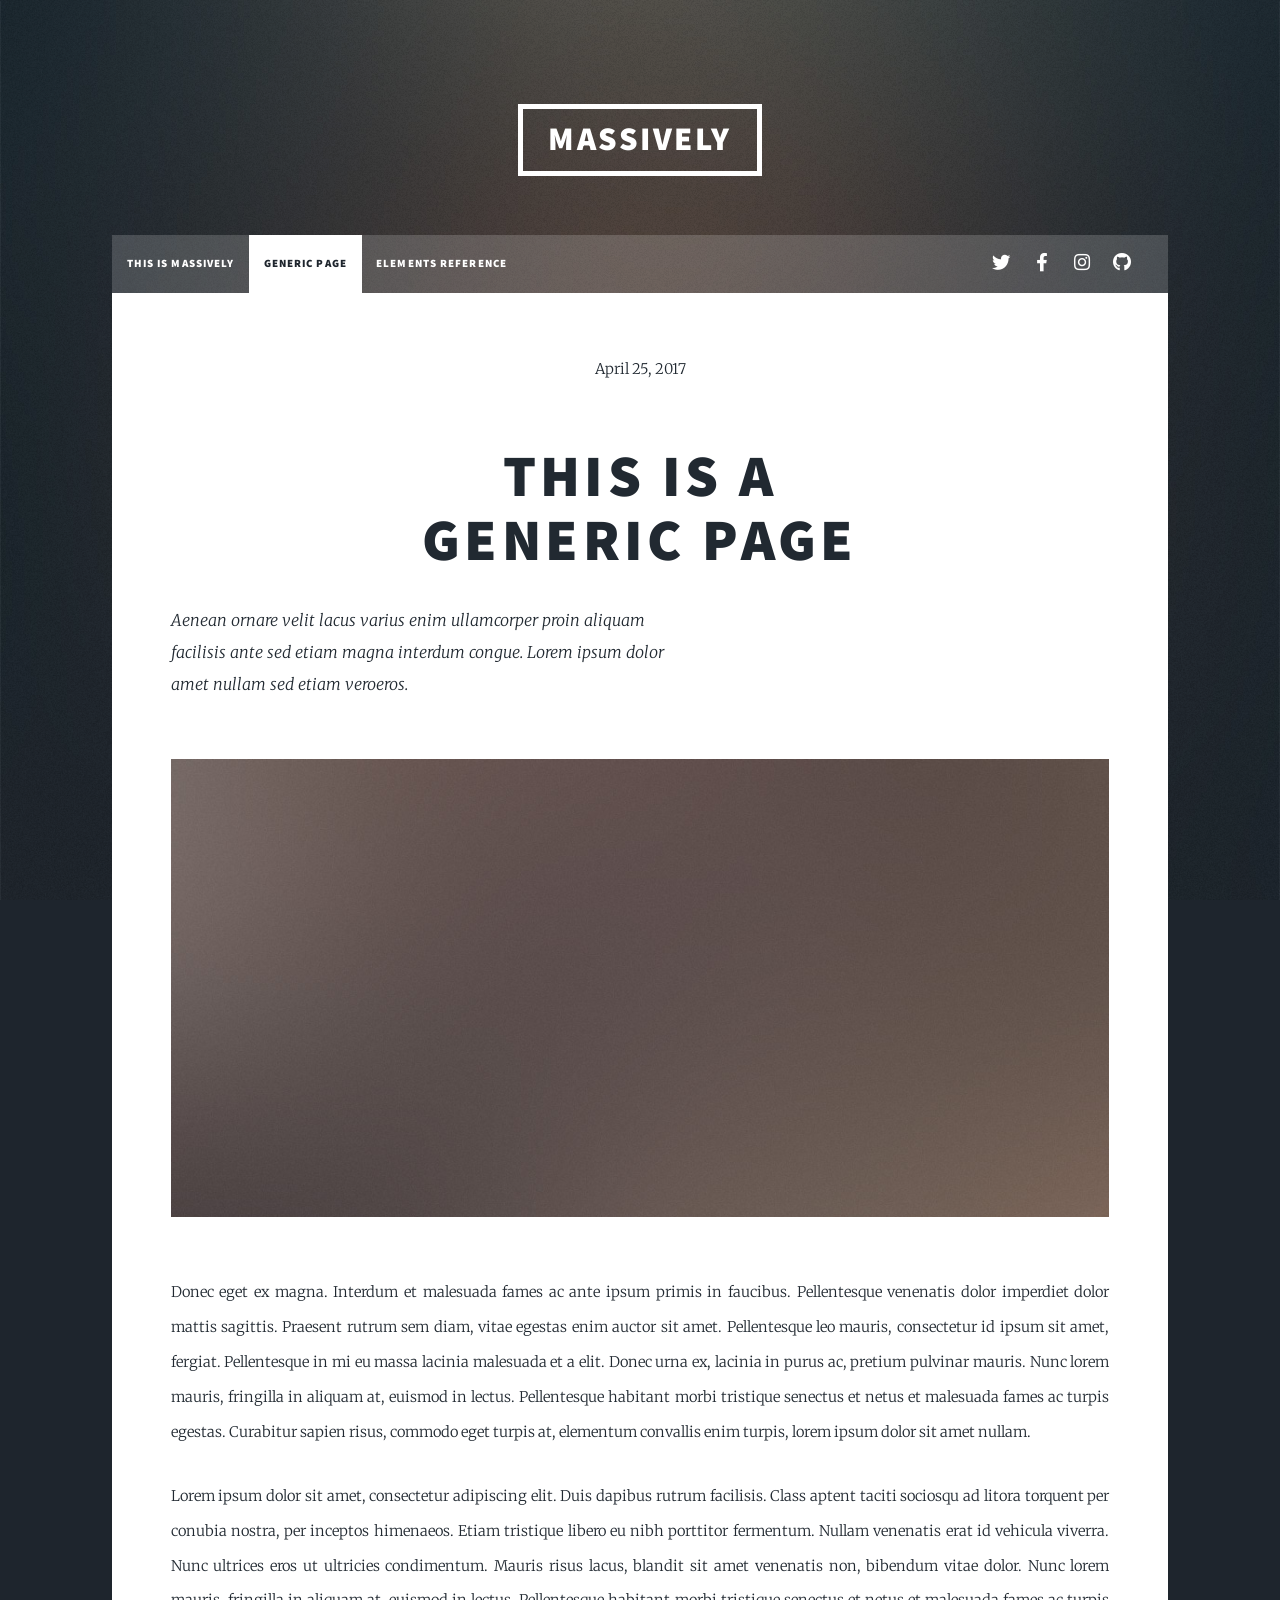
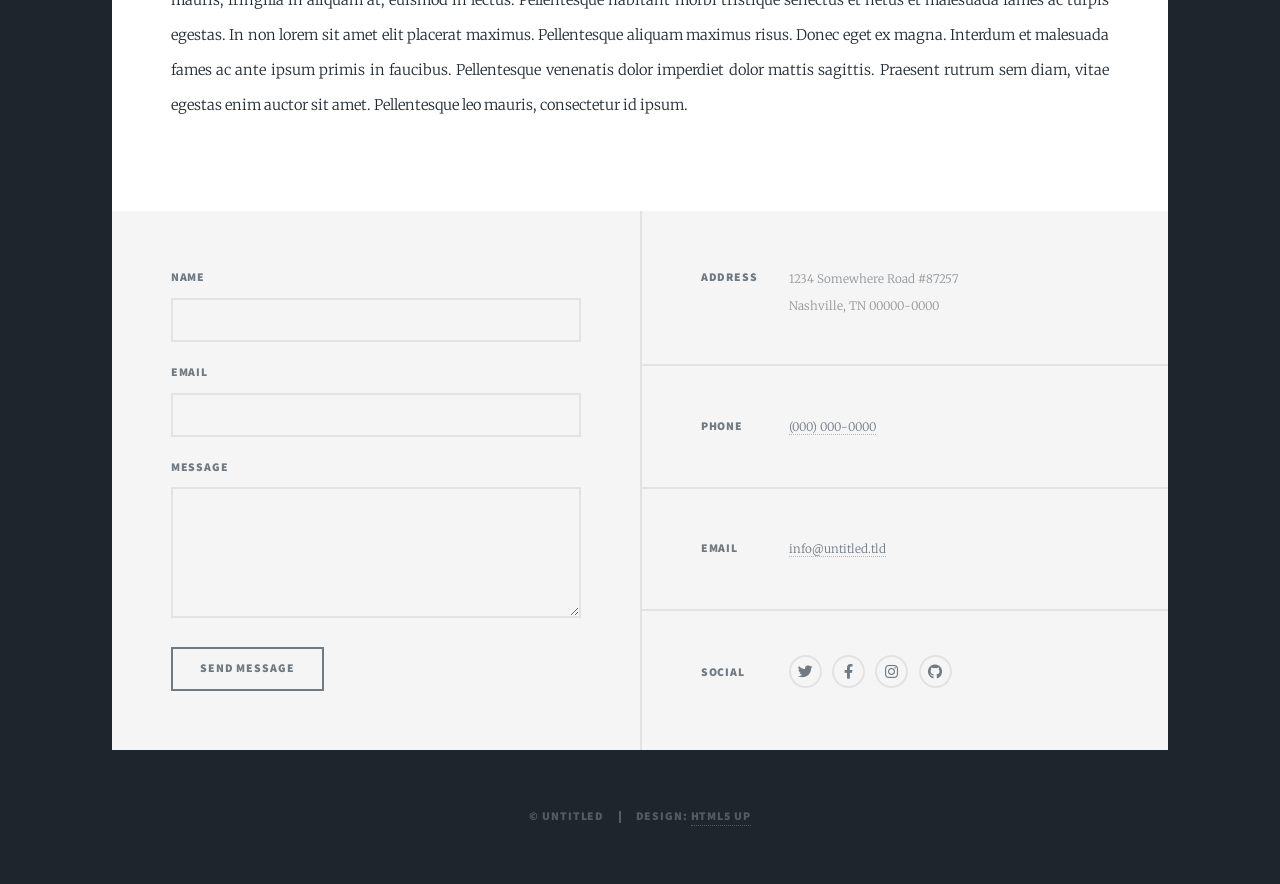
<file: generic.html>
<!DOCTYPE HTML>
<!--
	Massively by HTML5 UP
	html5up.net | @ajlkn
	Free for personal and commercial use under the CCA 3.0 license (html5up.net/license)
-->
<html>
	<head>
		<title>Generic Page - Massively by HTML5 UP</title>
		<meta charset="utf-8" />
		<meta name="viewport" content="width=device-width, initial-scale=1, user-scalable=no" />
		<link rel="stylesheet" href="assets/css/main.css" />
		<noscript><link rel="stylesheet" href="assets/css/noscript.css" /></noscript>
	</head>
	<body class="is-preload">

		<!-- Wrapper -->
			<div id="wrapper">

				<!-- Header -->
					<header id="header">
						<a href="index.html" class="logo">Massively</a>
					</header>

				<!-- Nav -->
					<nav id="nav">
						<ul class="links">
							<li><a href="index.html">This is Massively</a></li>
							<li class="active"><a href="generic.html">Generic Page</a></li>
							<li><a href="elements.html">Elements Reference</a></li>
						</ul>
						<ul class="icons">
							<li><a href="#" class="icon brands fa-twitter"><span class="label">Twitter</span></a></li>
							<li><a href="#" class="icon brands fa-facebook-f"><span class="label">Facebook</span></a></li>
							<li><a href="#" class="icon brands fa-instagram"><span class="label">Instagram</span></a></li>
							<li><a href="#" class="icon brands fa-github"><span class="label">GitHub</span></a></li>
						</ul>
					</nav>

				<!-- Main -->
					<div id="main">

						<!-- Post -->
							<section class="post">
								<header class="major">
									<span class="date">April 25, 2017</span>
									<h1>This is a<br />
									Generic Page</h1>
									<p>Aenean ornare velit lacus varius enim ullamcorper proin aliquam<br />
									facilisis ante sed etiam magna interdum congue. Lorem ipsum dolor<br />
									amet nullam sed etiam veroeros.</p>
								</header>
								<div class="image main"><img src="images/pic01.jpg" alt="" /></div>
								<p>Donec eget ex magna. Interdum et malesuada fames ac ante ipsum primis in faucibus. Pellentesque venenatis dolor imperdiet dolor mattis sagittis. Praesent rutrum sem diam, vitae egestas enim auctor sit amet. Pellentesque leo mauris, consectetur id ipsum sit amet, fergiat. Pellentesque in mi eu massa lacinia malesuada et a elit. Donec urna ex, lacinia in purus ac, pretium pulvinar mauris. Nunc lorem mauris, fringilla in aliquam at, euismod in lectus. Pellentesque habitant morbi tristique senectus et netus et malesuada fames ac turpis egestas. Curabitur sapien risus, commodo eget turpis at, elementum convallis enim turpis, lorem ipsum dolor sit amet nullam.</p>
								<p>Lorem ipsum dolor sit amet, consectetur adipiscing elit. Duis dapibus rutrum facilisis. Class aptent taciti sociosqu ad litora torquent per conubia nostra, per inceptos himenaeos. Etiam tristique libero eu nibh porttitor fermentum. Nullam venenatis erat id vehicula viverra. Nunc ultrices eros ut ultricies condimentum. Mauris risus lacus, blandit sit amet venenatis non, bibendum vitae dolor. Nunc lorem mauris, fringilla in aliquam at, euismod in lectus. Pellentesque habitant morbi tristique senectus et netus et malesuada fames ac turpis egestas. In non lorem sit amet elit placerat maximus. Pellentesque aliquam maximus risus. Donec eget ex magna. Interdum et malesuada fames ac ante ipsum primis in faucibus. Pellentesque venenatis dolor imperdiet dolor mattis sagittis. Praesent rutrum sem diam, vitae egestas enim auctor sit amet. Pellentesque leo mauris, consectetur id ipsum.</p>
							</section>

					</div>

				<!-- Footer -->
					<footer id="footer">
						<section>
							<form method="post" action="#">
								<div class="fields">
									<div class="field">
										<label for="name">Name</label>
										<input type="text" name="name" id="name" />
									</div>
									<div class="field">
										<label for="email">Email</label>
										<input type="text" name="email" id="email" />
									</div>
									<div class="field">
										<label for="message">Message</label>
										<textarea name="message" id="message" rows="3"></textarea>
									</div>
								</div>
								<ul class="actions">
									<li><input type="submit" value="Send Message" /></li>
								</ul>
							</form>
						</section>
						<section class="split contact">
							<section class="alt">
								<h3>Address</h3>
								<p>1234 Somewhere Road #87257<br />
								Nashville, TN 00000-0000</p>
							</section>
							<section>
								<h3>Phone</h3>
								<p><a href="#">(000) 000-0000</a></p>
							</section>
							<section>
								<h3>Email</h3>
								<p><a href="#">info@untitled.tld</a></p>
							</section>
							<section>
								<h3>Social</h3>
								<ul class="icons alt">
									<li><a href="#" class="icon brands alt fa-twitter"><span class="label">Twitter</span></a></li>
									<li><a href="#" class="icon brands alt fa-facebook-f"><span class="label">Facebook</span></a></li>
									<li><a href="#" class="icon brands alt fa-instagram"><span class="label">Instagram</span></a></li>
									<li><a href="#" class="icon brands alt fa-github"><span class="label">GitHub</span></a></li>
								</ul>
							</section>
						</section>
					</footer>

				<!-- Copyright -->
					<div id="copyright">
						<ul><li>&copy; Untitled</li><li>Design: <a href="https://html5up.net">HTML5 UP</a></li></ul>
					</div>

			</div>

		<!-- Scripts -->
			<script src="assets/js/jquery.min.js"></script>
			<script src="assets/js/jquery.scrollex.min.js"></script>
			<script src="assets/js/jquery.scrolly.min.js"></script>
			<script src="assets/js/browser.min.js"></script>
			<script src="assets/js/breakpoints.min.js"></script>
			<script src="assets/js/util.js"></script>
			<script src="assets/js/main.js"></script>

	</body>
</html>
</file>
<file: assets/css/main.css>
@import url(fontawesome-all.min.css);
@import url("https://fonts.googleapis.com/css?family=Merriweather:300,700,300italic,700italic|Source+Sans+Pro:900");

/*
	Massively by HTML5 UP
	html5up.net | @ajlkn
	Free for personal and commercial use under the CCA 3.0 license (html5up.net/license)
*/

html, body, div, span, applet, object,
iframe, h1, h2, h3, h4, h5, h6, p, blockquote,
pre, a, abbr, acronym, address, big, cite,
code, del, dfn, em, img, ins, kbd, q, s, samp,
small, strike, strong, sub, sup, tt, var, b,
u, i, center, dl, dt, dd, ol, ul, li, fieldset,
form, label, legend, table, caption, tbody,
tfoot, thead, tr, th, td, article, aside,
canvas, details, embed, figure, figcaption,
footer, header, hgroup, menu, nav, output, ruby,
section, summary, time, mark, audio, video {
	margin: 0;
	padding: 0;
	border: 0;
	font-size: 100%;
	font: inherit;
	vertical-align: baseline;}

article, aside, details, figcaption, figure,
footer, header, hgroup, menu, nav, section {
	display: block;}

body {
	line-height: 1;
}

ol, ul {
	list-style: none;
}

blockquote, q {
	quotes: none;
}

	blockquote:before, blockquote:after, q:before, q:after {
		content: '';
		content: none;
	}

table {
	border-collapse: collapse;
	border-spacing: 0;
}

body {
	-webkit-text-size-adjust: none;
}

mark {
	background-color: transparent;
	color: inherit;
}

input::-moz-focus-inner {
	border: 0;
	padding: 0;
}

input, select, textarea {
	-moz-appearance: none;
	-webkit-appearance: none;
	-ms-appearance: none;
	appearance: none;
}

/* Basic */

	@-ms-viewport {
		width: device-width;
	}

	body {
		-ms-overflow-style: scrollbar;
	}

	@media screen and (max-width: 480px) {

		html, body {
			min-width: 320px;
		}

	}

	html {
		box-sizing: border-box;
	}

	*, *:before, *:after {
		box-sizing: inherit;
	}

	body {
		background-color: #1e252d;
	}

		body.is-preload *, body.is-preload *:before, body.is-preload *:after {
			-moz-animation: none !important;
			-webkit-animation: none !important;
			-ms-animation: none !important;
			animation: none !important;
			-moz-transition: none !important;
			-webkit-transition: none !important;
			-ms-transition: none !important;
			transition: none !important;
		}

/* Type */

	html {
		font-size: 16pt;
	}

		@media screen and (max-width: 1680px) {

			html {
				font-size: 12pt;
			}

		}

		@media screen and (max-width: 1280px) {

			html {
				font-size: 11pt;
			}

		}

		@media screen and (max-width: 360px) {

			html {
				font-size: 10pt;
			}

		}

	body {
		color: #212931;
	}

	body, input, select, textarea {
		font-family: "Merriweather", Georgia, serif;
		font-weight: 300;
		font-size: 1rem;
		line-height: 2.375;
	}

	a {
		-moz-transition: color 0.2s ease-in-out, background-color 0.2s ease-in-out, border-color 0.2s ease-in-out, box-shadow 0.2s ease-in-out;
		-webkit-transition: color 0.2s ease-in-out, background-color 0.2s ease-in-out, border-color 0.2s ease-in-out, box-shadow 0.2s ease-in-out;
		-ms-transition: color 0.2s ease-in-out, background-color 0.2s ease-in-out, border-color 0.2s ease-in-out, box-shadow 0.2s ease-in-out;
		transition: color 0.2s ease-in-out, background-color 0.2s ease-in-out, border-color 0.2s ease-in-out, box-shadow 0.2s ease-in-out;
		border-bottom: dotted 1px;
		text-decoration: none;
	}

		a:hover {
			border-bottom-color: transparent;
		}

	strong, b {
		font-weight: 600;
	}

	em, i {
		font-style: italic;
	}

	p {
		text-align: justify;
		margin: 0 0 2rem 0;
	}

	h1, h2, h3, h4, h5, h6 {
		font-family: "Source Sans Pro", Helvetica, sans-serif;
		font-weight: 900;
		line-height: 1.5;
		letter-spacing: 0.075em;
		text-transform: uppercase;
		margin: 0 0 1rem 0;
	}

		h1 a, h2 a, h3 a, h4 a, h5 a, h6 a {
			border-bottom: 0;
			color: inherit;
			text-decoration: none;
		}

	h1 {
		font-size: 4rem;
		line-height: 1.1;
		margin: 0 0 2rem 0;
	}

	h2 {
		font-size: 1.75rem;
		line-height: 1.3;
		margin: 0 0 1.5rem 0;
	}

	h3 {
		font-size: 1.25rem;
		margin: 0 0 1.5rem 0;
	}

	h4 {
		font-size: 1rem;
	}

	h5 {
		font-size: 0.9rem;
	}

	h6 {
		font-size: 0.8rem;
	}

	sub {
		font-size: 0.8rem;
		position: relative;
		top: 0.5rem;
	}

	sup {
		font-size: 0.8rem;
		position: relative;
		top: -0.5rem;
	}

	blockquote {
		border-left: solid 4px;
		font-style: italic;
		margin: 0 0 2rem 0;
		padding: 0.5rem 0 0.5rem 2rem;
	}

	code {
		border: solid 2px;
		font-family: "Courier New", monospace;
		font-size: 0.9rem;
		margin: 0 0.25rem;
		padding: 0.25rem 0.65rem;
	}

	pre {
		-webkit-overflow-scrolling: touch;
		font-family: "Courier New", monospace;
		font-size: 0.9rem;
		margin: 0 0 2rem 0;
	}

		pre code {
			display: block;
			line-height: 1.75;
			padding: 1rem 1.5rem;
			overflow-x: auto;
		}

	hr {
		border: 0;
		border-bottom: solid 2px;
		margin: 3rem 0;
	}

		hr.major {
			margin: 5rem 0;
		}

	.align-left {
		text-align: left;
	}

	.align-center {
		text-align: center;
	}

	.align-right {
		text-align: right;
	}

	input, select, textarea {
		color: #212931;
	}

	a {
		color: #212931;
		border-bottom-color: rgba(33, 41, 49, 0.5);
	}

		a:hover {
			border-bottom-color: transparent;
			color: #18bfef !important;
		}

	strong, b {
		color: #212931;
	}

	h1, h2, h3, h4, h5, h6 {
		color: #212931;
	}

	blockquote {
		border-left-color: #eeeeee;
	}

	code {
		background: rgba(220, 220, 220, 0.25);
		border-color: #eeeeee;
	}

	hr {
		border-bottom-color: #eeeeee;
	}

/* Row */

	.row {
		display: flex;
		flex-wrap: wrap;
		box-sizing: border-box;
		align-items: stretch;
	}

		.row > * {
			box-sizing: border-box;
		}

		.row.gtr-uniform > * > :last-child {
			margin-bottom: 0;
		}

		.row.aln-left {
			justify-content: flex-start;
		}

		.row.aln-center {
			justify-content: center;
		}

		.row.aln-right {
			justify-content: flex-end;
		}

		.row.aln-top {
			align-items: flex-start;
		}

		.row.aln-middle {
			align-items: center;
		}

		.row.aln-bottom {
			align-items: flex-end;
		}

		.row > .imp {
			order: -1;
		}

		.row > .col-1 {
			width: 8.33333%;
		}

		.row > .off-1 {
			margin-left: 8.33333%;
		}

		.row > .col-2 {
			width: 16.66667%;
		}

		.row > .off-2 {
			margin-left: 16.66667%;
		}

		.row > .col-3 {
			width: 25%;
		}

		.row > .off-3 {
			margin-left: 25%;
		}

		.row > .col-4 {
			width: 33.33333%;
		}

		.row > .off-4 {
			margin-left: 33.33333%;
		}

		.row > .col-5 {
			width: 41.66667%;
		}

		.row > .off-5 {
			margin-left: 41.66667%;
		}

		.row > .col-6 {
			width: 50%;
		}

		.row > .off-6 {
			margin-left: 50%;
		}

		.row > .col-7 {
			width: 58.33333%;
		}

		.row > .off-7 {
			margin-left: 58.33333%;
		}

		.row > .col-8 {
			width: 66.66667%;
		}

		.row > .off-8 {
			margin-left: 66.66667%;
		}

		.row > .col-9 {
			width: 75%;
		}

		.row > .off-9 {
			margin-left: 75%;
		}

		.row > .col-10 {
			width: 83.33333%;
		}

		.row > .off-10 {
			margin-left: 83.33333%;
		}

		.row > .col-11 {
			width: 91.66667%;
		}

		.row > .off-11 {
			margin-left: 91.66667%;
		}

		.row > .col-12 {
			width: 100%;
		}

		.row > .off-12 {
			margin-left: 100%;
		}

		.row.gtr-0 {
			margin-top: 0;
			margin-left: 0rem;
		}

			.row.gtr-0 > * {
				padding: 0 0 0 0rem;
			}

			.row.gtr-0.gtr-uniform {
				margin-top: 0rem;
			}

				.row.gtr-0.gtr-uniform > * {
					padding-top: 0rem;
				}

		.row.gtr-25 {
			margin-top: 0;
			margin-left: -0.375rem;
		}

			.row.gtr-25 > * {
				padding: 0 0 0 0.375rem;
			}

			.row.gtr-25.gtr-uniform {
				margin-top: -0.375rem;
			}

				.row.gtr-25.gtr-uniform > * {
					padding-top: 0.375rem;
				}

		.row.gtr-50 {
			margin-top: 0;
			margin-left: -0.75rem;
		}

			.row.gtr-50 > * {
				padding: 0 0 0 0.75rem;
			}

			.row.gtr-50.gtr-uniform {
				margin-top: -0.75rem;
			}

				.row.gtr-50.gtr-uniform > * {
					padding-top: 0.75rem;
				}

		.row {
			margin-top: 0;
			margin-left: -1.5rem;
		}

			.row > * {
				padding: 0 0 0 1.5rem;
			}

			.row.gtr-uniform {
				margin-top: -1.5rem;
			}

				.row.gtr-uniform > * {
					padding-top: 1.5rem;
				}

		.row.gtr-150 {
			margin-top: 0;
			margin-left: -2.25rem;
		}

			.row.gtr-150 > * {
				padding: 0 0 0 2.25rem;
			}

			.row.gtr-150.gtr-uniform {
				margin-top: -2.25rem;
			}

				.row.gtr-150.gtr-uniform > * {
					padding-top: 2.25rem;
				}

		.row.gtr-200 {
			margin-top: 0;
			margin-left: -3rem;
		}

			.row.gtr-200 > * {
				padding: 0 0 0 3rem;
			}

			.row.gtr-200.gtr-uniform {
				margin-top: -3rem;
			}

				.row.gtr-200.gtr-uniform > * {
					padding-top: 3rem;
				}

		@media screen and (max-width: 1680px) {

			.row {
				display: flex;
				flex-wrap: wrap;
				box-sizing: border-box;
				align-items: stretch;
			}

				.row > * {
					box-sizing: border-box;
				}

				.row.gtr-uniform > * > :last-child {
					margin-bottom: 0;
				}

				.row.aln-left {
					justify-content: flex-start;
				}

				.row.aln-center {
					justify-content: center;
				}

				.row.aln-right {
					justify-content: flex-end;
				}

				.row.aln-top {
					align-items: flex-start;
				}

				.row.aln-middle {
					align-items: center;
				}

				.row.aln-bottom {
					align-items: flex-end;
				}

				.row > .imp-xlarge {
					order: -1;
				}

				.row > .col-1-xlarge {
					width: 8.33333%;
				}

				.row > .off-1-xlarge {
					margin-left: 8.33333%;
				}

				.row > .col-2-xlarge {
					width: 16.66667%;
				}

				.row > .off-2-xlarge {
					margin-left: 16.66667%;
				}

				.row > .col-3-xlarge {
					width: 25%;
				}

				.row > .off-3-xlarge {
					margin-left: 25%;
				}

				.row > .col-4-xlarge {
					width: 33.33333%;
				}

				.row > .off-4-xlarge {
					margin-left: 33.33333%;
				}

				.row > .col-5-xlarge {
					width: 41.66667%;
				}

				.row > .off-5-xlarge {
					margin-left: 41.66667%;
				}

				.row > .col-6-xlarge {
					width: 50%;
				}

				.row > .off-6-xlarge {
					margin-left: 50%;
				}

				.row > .col-7-xlarge {
					width: 58.33333%;
				}

				.row > .off-7-xlarge {
					margin-left: 58.33333%;
				}

				.row > .col-8-xlarge {
					width: 66.66667%;
				}

				.row > .off-8-xlarge {
					margin-left: 66.66667%;
				}

				.row > .col-9-xlarge {
					width: 75%;
				}

				.row > .off-9-xlarge {
					margin-left: 75%;
				}

				.row > .col-10-xlarge {
					width: 83.33333%;
				}

				.row > .off-10-xlarge {
					margin-left: 83.33333%;
				}

				.row > .col-11-xlarge {
					width: 91.66667%;
				}

				.row > .off-11-xlarge {
					margin-left: 91.66667%;
				}

				.row > .col-12-xlarge {
					width: 100%;
				}

				.row > .off-12-xlarge {
					margin-left: 100%;
				}

				.row.gtr-0 {
					margin-top: 0;
					margin-left: 0rem;
				}

					.row.gtr-0 > * {
						padding: 0 0 0 0rem;
					}

					.row.gtr-0.gtr-uniform {
						margin-top: 0rem;
					}

						.row.gtr-0.gtr-uniform > * {
							padding-top: 0rem;
						}

				.row.gtr-25 {
					margin-top: 0;
					margin-left: -0.375rem;
				}

					.row.gtr-25 > * {
						padding: 0 0 0 0.375rem;
					}

					.row.gtr-25.gtr-uniform {
						margin-top: -0.375rem;
					}

						.row.gtr-25.gtr-uniform > * {
							padding-top: 0.375rem;
						}

				.row.gtr-50 {
					margin-top: 0;
					margin-left: -0.75rem;
				}

					.row.gtr-50 > * {
						padding: 0 0 0 0.75rem;
					}

					.row.gtr-50.gtr-uniform {
						margin-top: -0.75rem;
					}

						.row.gtr-50.gtr-uniform > * {
							padding-top: 0.75rem;
						}

				.row {
					margin-top: 0;
					margin-left: -1.5rem;
				}

					.row > * {
						padding: 0 0 0 1.5rem;
					}

					.row.gtr-uniform {
						margin-top: -1.5rem;
					}

						.row.gtr-uniform > * {
							padding-top: 1.5rem;
						}

				.row.gtr-150 {
					margin-top: 0;
					margin-left: -2.25rem;
				}

					.row.gtr-150 > * {
						padding: 0 0 0 2.25rem;
					}

					.row.gtr-150.gtr-uniform {
						margin-top: -2.25rem;
					}

						.row.gtr-150.gtr-uniform > * {
							padding-top: 2.25rem;
						}

				.row.gtr-200 {
					margin-top: 0;
					margin-left: -3rem;
				}

					.row.gtr-200 > * {
						padding: 0 0 0 3rem;
					}

					.row.gtr-200.gtr-uniform {
						margin-top: -3rem;
					}

						.row.gtr-200.gtr-uniform > * {
							padding-top: 3rem;
						}

		}

		@media screen and (max-width: 1280px) {

			.row {
				display: flex;
				flex-wrap: wrap;
				box-sizing: border-box;
				align-items: stretch;
			}

				.row > * {
					box-sizing: border-box;
				}

				.row.gtr-uniform > * > :last-child {
					margin-bottom: 0;
				}

				.row.aln-left {
					justify-content: flex-start;
				}

				.row.aln-center {
					justify-content: center;
				}

				.row.aln-right {
					justify-content: flex-end;
				}

				.row.aln-top {
					align-items: flex-start;
				}

				.row.aln-middle {
					align-items: center;
				}

				.row.aln-bottom {
					align-items: flex-end;
				}

				.row > .imp-large {
					order: -1;
				}

				.row > .col-1-large {
					width: 8.33333%;
				}

				.row > .off-1-large {
					margin-left: 8.33333%;
				}

				.row > .col-2-large {
					width: 16.66667%;
				}

				.row > .off-2-large {
					margin-left: 16.66667%;
				}

				.row > .col-3-large {
					width: 25%;
				}

				.row > .off-3-large {
					margin-left: 25%;
				}

				.row > .col-4-large {
					width: 33.33333%;
				}

				.row > .off-4-large {
					margin-left: 33.33333%;
				}

				.row > .col-5-large {
					width: 41.66667%;
				}

				.row > .off-5-large {
					margin-left: 41.66667%;
				}

				.row > .col-6-large {
					width: 50%;
				}

				.row > .off-6-large {
					margin-left: 50%;
				}

				.row > .col-7-large {
					width: 58.33333%;
				}

				.row > .off-7-large {
					margin-left: 58.33333%;
				}

				.row > .col-8-large {
					width: 66.66667%;
				}

				.row > .off-8-large {
					margin-left: 66.66667%;
				}

				.row > .col-9-large {
					width: 75%;
				}

				.row > .off-9-large {
					margin-left: 75%;
				}

				.row > .col-10-large {
					width: 83.33333%;
				}

				.row > .off-10-large {
					margin-left: 83.33333%;
				}

				.row > .col-11-large {
					width: 91.66667%;
				}

				.row > .off-11-large {
					margin-left: 91.66667%;
				}

				.row > .col-12-large {
					width: 100%;
				}

				.row > .off-12-large {
					margin-left: 100%;
				}

				.row.gtr-0 {
					margin-top: 0;
					margin-left: 0rem;
				}

					.row.gtr-0 > * {
						padding: 0 0 0 0rem;
					}

					.row.gtr-0.gtr-uniform {
						margin-top: 0rem;
					}

						.row.gtr-0.gtr-uniform > * {
							padding-top: 0rem;
						}

				.row.gtr-25 {
					margin-top: 0;
					margin-left: -0.375rem;
				}

					.row.gtr-25 > * {
						padding: 0 0 0 0.375rem;
					}

					.row.gtr-25.gtr-uniform {
						margin-top: -0.375rem;
					}

						.row.gtr-25.gtr-uniform > * {
							padding-top: 0.375rem;
						}

				.row.gtr-50 {
					margin-top: 0;
					margin-left: -0.75rem;
				}

					.row.gtr-50 > * {
						padding: 0 0 0 0.75rem;
					}

					.row.gtr-50.gtr-uniform {
						margin-top: -0.75rem;
					}

						.row.gtr-50.gtr-uniform > * {
							padding-top: 0.75rem;
						}

				.row {
					margin-top: 0;
					margin-left: -1.5rem;
				}

					.row > * {
						padding: 0 0 0 1.5rem;
					}

					.row.gtr-uniform {
						margin-top: -1.5rem;
					}

						.row.gtr-uniform > * {
							padding-top: 1.5rem;
						}

				.row.gtr-150 {
					margin-top: 0;
					margin-left: -2.25rem;
				}

					.row.gtr-150 > * {
						padding: 0 0 0 2.25rem;
					}

					.row.gtr-150.gtr-uniform {
						margin-top: -2.25rem;
					}

						.row.gtr-150.gtr-uniform > * {
							padding-top: 2.25rem;
						}

				.row.gtr-200 {
					margin-top: 0;
					margin-left: -3rem;
				}

					.row.gtr-200 > * {
						padding: 0 0 0 3rem;
					}

					.row.gtr-200.gtr-uniform {
						margin-top: -3rem;
					}

						.row.gtr-200.gtr-uniform > * {
							padding-top: 3rem;
						}

		}

		@media screen and (max-width: 980px) {

			.row {
				display: flex;
				flex-wrap: wrap;
				box-sizing: border-box;
				align-items: stretch;
			}

				.row > * {
					box-sizing: border-box;
				}

				.row.gtr-uniform > * > :last-child {
					margin-bottom: 0;
				}

				.row.aln-left {
					justify-content: flex-start;
				}

				.row.aln-center {
					justify-content: center;
				}

				.row.aln-right {
					justify-content: flex-end;
				}

				.row.aln-top {
					align-items: flex-start;
				}

				.row.aln-middle {
					align-items: center;
				}

				.row.aln-bottom {
					align-items: flex-end;
				}

				.row > .imp-medium {
					order: -1;
				}

				.row > .col-1-medium {
					width: 8.33333%;
				}

				.row > .off-1-medium {
					margin-left: 8.33333%;
				}

				.row > .col-2-medium {
					width: 16.66667%;
				}

				.row > .off-2-medium {
					margin-left: 16.66667%;
				}

				.row > .col-3-medium {
					width: 25%;
				}

				.row > .off-3-medium {
					margin-left: 25%;
				}

				.row > .col-4-medium {
					width: 33.33333%;
				}

				.row > .off-4-medium {
					margin-left: 33.33333%;
				}

				.row > .col-5-medium {
					width: 41.66667%;
				}

				.row > .off-5-medium {
					margin-left: 41.66667%;
				}

				.row > .col-6-medium {
					width: 50%;
				}

				.row > .off-6-medium {
					margin-left: 50%;
				}

				.row > .col-7-medium {
					width: 58.33333%;
				}

				.row > .off-7-medium {
					margin-left: 58.33333%;
				}

				.row > .col-8-medium {
					width: 66.66667%;
				}

				.row > .off-8-medium {
					margin-left: 66.66667%;
				}

				.row > .col-9-medium {
					width: 75%;
				}

				.row > .off-9-medium {
					margin-left: 75%;
				}

				.row > .col-10-medium {
					width: 83.33333%;
				}

				.row > .off-10-medium {
					margin-left: 83.33333%;
				}

				.row > .col-11-medium {
					width: 91.66667%;
				}

				.row > .off-11-medium {
					margin-left: 91.66667%;
				}

				.row > .col-12-medium {
					width: 100%;
				}

				.row > .off-12-medium {
					margin-left: 100%;
				}

				.row.gtr-0 {
					margin-top: 0;
					margin-left: 0rem;
				}

					.row.gtr-0 > * {
						padding: 0 0 0 0rem;
					}

					.row.gtr-0.gtr-uniform {
						margin-top: 0rem;
					}

						.row.gtr-0.gtr-uniform > * {
							padding-top: 0rem;
						}

				.row.gtr-25 {
					margin-top: 0;
					margin-left: -0.375rem;
				}

					.row.gtr-25 > * {
						padding: 0 0 0 0.375rem;
					}

					.row.gtr-25.gtr-uniform {
						margin-top: -0.375rem;
					}

						.row.gtr-25.gtr-uniform > * {
							padding-top: 0.375rem;
						}

				.row.gtr-50 {
					margin-top: 0;
					margin-left: -0.75rem;
				}

					.row.gtr-50 > * {
						padding: 0 0 0 0.75rem;
					}

					.row.gtr-50.gtr-uniform {
						margin-top: -0.75rem;
					}

						.row.gtr-50.gtr-uniform > * {
							padding-top: 0.75rem;
						}

				.row {
					margin-top: 0;
					margin-left: -1.5rem;
				}

					.row > * {
						padding: 0 0 0 1.5rem;
					}

					.row.gtr-uniform {
						margin-top: -1.5rem;
					}

						.row.gtr-uniform > * {
							padding-top: 1.5rem;
						}

				.row.gtr-150 {
					margin-top: 0;
					margin-left: -2.25rem;
				}

					.row.gtr-150 > * {
						padding: 0 0 0 2.25rem;
					}

					.row.gtr-150.gtr-uniform {
						margin-top: -2.25rem;
					}

						.row.gtr-150.gtr-uniform > * {
							padding-top: 2.25rem;
						}

				.row.gtr-200 {
					margin-top: 0;
					margin-left: -3rem;
				}

					.row.gtr-200 > * {
						padding: 0 0 0 3rem;
					}

					.row.gtr-200.gtr-uniform {
						margin-top: -3rem;
					}

						.row.gtr-200.gtr-uniform > * {
							padding-top: 3rem;
						}

		}

		@media screen and (max-width: 736px) {

			.row {
				display: flex;
				flex-wrap: wrap;
				box-sizing: border-box;
				align-items: stretch;
			}

				.row > * {
					box-sizing: border-box;
				}

				.row.gtr-uniform > * > :last-child {
					margin-bottom: 0;
				}

				.row.aln-left {
					justify-content: flex-start;
				}

				.row.aln-center {
					justify-content: center;
				}

				.row.aln-right {
					justify-content: flex-end;
				}

				.row.aln-top {
					align-items: flex-start;
				}

				.row.aln-middle {
					align-items: center;
				}

				.row.aln-bottom {
					align-items: flex-end;
				}

				.row > .imp-small {
					order: -1;
				}

				.row > .col-1-small {
					width: 8.33333%;
				}

				.row > .off-1-small {
					margin-left: 8.33333%;
				}

				.row > .col-2-small {
					width: 16.66667%;
				}

				.row > .off-2-small {
					margin-left: 16.66667%;
				}

				.row > .col-3-small {
					width: 25%;
				}

				.row > .off-3-small {
					margin-left: 25%;
				}

				.row > .col-4-small {
					width: 33.33333%;
				}

				.row > .off-4-small {
					margin-left: 33.33333%;
				}

				.row > .col-5-small {
					width: 41.66667%;
				}

				.row > .off-5-small {
					margin-left: 41.66667%;
				}

				.row > .col-6-small {
					width: 50%;
				}

				.row > .off-6-small {
					margin-left: 50%;
				}

				.row > .col-7-small {
					width: 58.33333%;
				}

				.row > .off-7-small {
					margin-left: 58.33333%;
				}

				.row > .col-8-small {
					width: 66.66667%;
				}

				.row > .off-8-small {
					margin-left: 66.66667%;
				}

				.row > .col-9-small {
					width: 75%;
				}

				.row > .off-9-small {
					margin-left: 75%;
				}

				.row > .col-10-small {
					width: 83.33333%;
				}

				.row > .off-10-small {
					margin-left: 83.33333%;
				}

				.row > .col-11-small {
					width: 91.66667%;
				}

				.row > .off-11-small {
					margin-left: 91.66667%;
				}

				.row > .col-12-small {
					width: 100%;
				}

				.row > .off-12-small {
					margin-left: 100%;
				}

				.row.gtr-0 {
					margin-top: 0;
					margin-left: 0rem;
				}

					.row.gtr-0 > * {
						padding: 0 0 0 0rem;
					}

					.row.gtr-0.gtr-uniform {
						margin-top: 0rem;
					}

						.row.gtr-0.gtr-uniform > * {
							padding-top: 0rem;
						}

				.row.gtr-25 {
					margin-top: 0;
					margin-left: -0.375rem;
				}

					.row.gtr-25 > * {
						padding: 0 0 0 0.375rem;
					}

					.row.gtr-25.gtr-uniform {
						margin-top: -0.375rem;
					}

						.row.gtr-25.gtr-uniform > * {
							padding-top: 0.375rem;
						}

				.row.gtr-50 {
					margin-top: 0;
					margin-left: -0.75rem;
				}

					.row.gtr-50 > * {
						padding: 0 0 0 0.75rem;
					}

					.row.gtr-50.gtr-uniform {
						margin-top: -0.75rem;
					}

						.row.gtr-50.gtr-uniform > * {
							padding-top: 0.75rem;
						}

				.row {
					margin-top: 0;
					margin-left: -1.5rem;
				}

					.row > * {
						padding: 0 0 0 1.5rem;
					}

					.row.gtr-uniform {
						margin-top: -1.5rem;
					}

						.row.gtr-uniform > * {
							padding-top: 1.5rem;
						}

				.row.gtr-150 {
					margin-top: 0;
					margin-left: -2.25rem;
				}

					.row.gtr-150 > * {
						padding: 0 0 0 2.25rem;
					}

					.row.gtr-150.gtr-uniform {
						margin-top: -2.25rem;
					}

						.row.gtr-150.gtr-uniform > * {
							padding-top: 2.25rem;
						}

				.row.gtr-200 {
					margin-top: 0;
					margin-left: -3rem;
				}

					.row.gtr-200 > * {
						padding: 0 0 0 3rem;
					}

					.row.gtr-200.gtr-uniform {
						margin-top: -3rem;
					}

						.row.gtr-200.gtr-uniform > * {
							padding-top: 3rem;
						}

		}

		@media screen and (max-width: 480px) {

			.row {
				display: flex;
				flex-wrap: wrap;
				box-sizing: border-box;
				align-items: stretch;
			}

				.row > * {
					box-sizing: border-box;
				}

				.row.gtr-uniform > * > :last-child {
					margin-bottom: 0;
				}

				.row.aln-left {
					justify-content: flex-start;
				}

				.row.aln-center {
					justify-content: center;
				}

				.row.aln-right {
					justify-content: flex-end;
				}

				.row.aln-top {
					align-items: flex-start;
				}

				.row.aln-middle {
					align-items: center;
				}

				.row.aln-bottom {
					align-items: flex-end;
				}

				.row > .imp-xsmall {
					order: -1;
				}

				.row > .col-1-xsmall {
					width: 8.33333%;
				}

				.row > .off-1-xsmall {
					margin-left: 8.33333%;
				}

				.row > .col-2-xsmall {
					width: 16.66667%;
				}

				.row > .off-2-xsmall {
					margin-left: 16.66667%;
				}

				.row > .col-3-xsmall {
					width: 25%;
				}

				.row > .off-3-xsmall {
					margin-left: 25%;
				}

				.row > .col-4-xsmall {
					width: 33.33333%;
				}

				.row > .off-4-xsmall {
					margin-left: 33.33333%;
				}

				.row > .col-5-xsmall {
					width: 41.66667%;
				}

				.row > .off-5-xsmall {
					margin-left: 41.66667%;
				}

				.row > .col-6-xsmall {
					width: 50%;
				}

				.row > .off-6-xsmall {
					margin-left: 50%;
				}

				.row > .col-7-xsmall {
					width: 58.33333%;
				}

				.row > .off-7-xsmall {
					margin-left: 58.33333%;
				}

				.row > .col-8-xsmall {
					width: 66.66667%;
				}

				.row > .off-8-xsmall {
					margin-left: 66.66667%;
				}

				.row > .col-9-xsmall {
					width: 75%;
				}

				.row > .off-9-xsmall {
					margin-left: 75%;
				}

				.row > .col-10-xsmall {
					width: 83.33333%;
				}

				.row > .off-10-xsmall {
					margin-left: 83.33333%;
				}

				.row > .col-11-xsmall {
					width: 91.66667%;
				}

				.row > .off-11-xsmall {
					margin-left: 91.66667%;
				}

				.row > .col-12-xsmall {
					width: 100%;
				}

				.row > .off-12-xsmall {
					margin-left: 100%;
				}

				.row.gtr-0 {
					margin-top: 0;
					margin-left: 0rem;
				}

					.row.gtr-0 > * {
						padding: 0 0 0 0rem;
					}

					.row.gtr-0.gtr-uniform {
						margin-top: 0rem;
					}

						.row.gtr-0.gtr-uniform > * {
							padding-top: 0rem;
						}

				.row.gtr-25 {
					margin-top: 0;
					margin-left: -0.375rem;
				}

					.row.gtr-25 > * {
						padding: 0 0 0 0.375rem;
					}

					.row.gtr-25.gtr-uniform {
						margin-top: -0.375rem;
					}

						.row.gtr-25.gtr-uniform > * {
							padding-top: 0.375rem;
						}

				.row.gtr-50 {
					margin-top: 0;
					margin-left: -0.75rem;
				}

					.row.gtr-50 > * {
						padding: 0 0 0 0.75rem;
					}

					.row.gtr-50.gtr-uniform {
						margin-top: -0.75rem;
					}

						.row.gtr-50.gtr-uniform > * {
							padding-top: 0.75rem;
						}

				.row {
					margin-top: 0;
					margin-left: -1.5rem;
				}

					.row > * {
						padding: 0 0 0 1.5rem;
					}

					.row.gtr-uniform {
						margin-top: -1.5rem;
					}

						.row.gtr-uniform > * {
							padding-top: 1.5rem;
						}

				.row.gtr-150 {
					margin-top: 0;
					margin-left: -2.25rem;
				}

					.row.gtr-150 > * {
						padding: 0 0 0 2.25rem;
					}

					.row.gtr-150.gtr-uniform {
						margin-top: -2.25rem;
					}

						.row.gtr-150.gtr-uniform > * {
							padding-top: 2.25rem;
						}

				.row.gtr-200 {
					margin-top: 0;
					margin-left: -3rem;
				}

					.row.gtr-200 > * {
						padding: 0 0 0 3rem;
					}

					.row.gtr-200.gtr-uniform {
						margin-top: -3rem;
					}

						.row.gtr-200.gtr-uniform > * {
							padding-top: 3rem;
						}

		}

		@media screen and (max-width: 360px) {

			.row {
				display: flex;
				flex-wrap: wrap;
				box-sizing: border-box;
				align-items: stretch;
			}

				.row > * {
					box-sizing: border-box;
				}

				.row.gtr-uniform > * > :last-child {
					margin-bottom: 0;
				}

				.row.aln-left {
					justify-content: flex-start;
				}

				.row.aln-center {
					justify-content: center;
				}

				.row.aln-right {
					justify-content: flex-end;
				}

				.row.aln-top {
					align-items: flex-start;
				}

				.row.aln-middle {
					align-items: center;
				}

				.row.aln-bottom {
					align-items: flex-end;
				}

				.row > .imp-xxsmall {
					order: -1;
				}

				.row > .col-1-xxsmall {
					width: 8.33333%;
				}

				.row > .off-1-xxsmall {
					margin-left: 8.33333%;
				}

				.row > .col-2-xxsmall {
					width: 16.66667%;
				}

				.row > .off-2-xxsmall {
					margin-left: 16.66667%;
				}

				.row > .col-3-xxsmall {
					width: 25%;
				}

				.row > .off-3-xxsmall {
					margin-left: 25%;
				}

				.row > .col-4-xxsmall {
					width: 33.33333%;
				}

				.row > .off-4-xxsmall {
					margin-left: 33.33333%;
				}

				.row > .col-5-xxsmall {
					width: 41.66667%;
				}

				.row > .off-5-xxsmall {
					margin-left: 41.66667%;
				}

				.row > .col-6-xxsmall {
					width: 50%;
				}

				.row > .off-6-xxsmall {
					margin-left: 50%;
				}

				.row > .col-7-xxsmall {
					width: 58.33333%;
				}

				.row > .off-7-xxsmall {
					margin-left: 58.33333%;
				}

				.row > .col-8-xxsmall {
					width: 66.66667%;
				}

				.row > .off-8-xxsmall {
					margin-left: 66.66667%;
				}

				.row > .col-9-xxsmall {
					width: 75%;
				}

				.row > .off-9-xxsmall {
					margin-left: 75%;
				}

				.row > .col-10-xxsmall {
					width: 83.33333%;
				}

				.row > .off-10-xxsmall {
					margin-left: 83.33333%;
				}

				.row > .col-11-xxsmall {
					width: 91.66667%;
				}

				.row > .off-11-xxsmall {
					margin-left: 91.66667%;
				}

				.row > .col-12-xxsmall {
					width: 100%;
				}

				.row > .off-12-xxsmall {
					margin-left: 100%;
				}

				.row.gtr-0 {
					margin-top: 0;
					margin-left: 0rem;
				}

					.row.gtr-0 > * {
						padding: 0 0 0 0rem;
					}

					.row.gtr-0.gtr-uniform {
						margin-top: 0rem;
					}

						.row.gtr-0.gtr-uniform > * {
							padding-top: 0rem;
						}

				.row.gtr-25 {
					margin-top: 0;
					margin-left: -0.375rem;
				}

					.row.gtr-25 > * {
						padding: 0 0 0 0.375rem;
					}

					.row.gtr-25.gtr-uniform {
						margin-top: -0.375rem;
					}

						.row.gtr-25.gtr-uniform > * {
							padding-top: 0.375rem;
						}

				.row.gtr-50 {
					margin-top: 0;
					margin-left: -0.75rem;
				}

					.row.gtr-50 > * {
						padding: 0 0 0 0.75rem;
					}

					.row.gtr-50.gtr-uniform {
						margin-top: -0.75rem;
					}

						.row.gtr-50.gtr-uniform > * {
							padding-top: 0.75rem;
						}

				.row {
					margin-top: 0;
					margin-left: -1.5rem;
				}

					.row > * {
						padding: 0 0 0 1.5rem;
					}

					.row.gtr-uniform {
						margin-top: -1.5rem;
					}

						.row.gtr-uniform > * {
							padding-top: 1.5rem;
						}

				.row.gtr-150 {
					margin-top: 0;
					margin-left: -2.25rem;
				}

					.row.gtr-150 > * {
						padding: 0 0 0 2.25rem;
					}

					.row.gtr-150.gtr-uniform {
						margin-top: -2.25rem;
					}

						.row.gtr-150.gtr-uniform > * {
							padding-top: 2.25rem;
						}

				.row.gtr-200 {
					margin-top: 0;
					margin-left: -3rem;
				}

					.row.gtr-200 > * {
						padding: 0 0 0 3rem;
					}

					.row.gtr-200.gtr-uniform {
						margin-top: -3rem;
					}

						.row.gtr-200.gtr-uniform > * {
							padding-top: 3rem;
						}

		}

/* Box */

	.box {
		border: solid 2px;
		margin-bottom: 2rem;
		padding: 1.5rem;
	}

		.box > :last-child,
		.box > :last-child > :last-child,
		.box > :last-child > :last-child > :last-child {
			margin-bottom: 0;
		}

		.box.alt {
			border: 0;
			border-radius: 0;
			padding: 0;
		}

	.box {
		border-color: #eeeeee;
	}

/* Button */

	input[type="submit"],
	input[type="reset"],
	input[type="button"],
	button,
	.button {
		-moz-appearance: none;
		-webkit-appearance: none;
		-ms-appearance: none;
		appearance: none;
		-moz-transition: background-color 0.2s ease-in-out, box-shadow 0.2s ease-in-out, color 0.2s ease-in-out;
		-webkit-transition: background-color 0.2s ease-in-out, box-shadow 0.2s ease-in-out, color 0.2s ease-in-out;
		-ms-transition: background-color 0.2s ease-in-out, box-shadow 0.2s ease-in-out, color 0.2s ease-in-out;
		transition: background-color 0.2s ease-in-out, box-shadow 0.2s ease-in-out, color 0.2s ease-in-out;
		border: 0;
		border-radius: 0;
		cursor: pointer;
		display: inline-block;
		font-family: "Source Sans Pro", Helvetica, sans-serif;
		font-size: 0.8rem;
		font-weight: 900;
		letter-spacing: 0.075em;
		height: 3rem;
		line-height: 3rem;
		padding: 0 2rem;
		text-align: center;
		text-decoration: none;
		text-transform: uppercase;
		white-space: nowrap;
	}

		input[type="submit"].icon:before,
		input[type="reset"].icon:before,
		input[type="button"].icon:before,
		button.icon:before,
		.button.icon:before {
			margin-right: 0.5rem;
		}

		input[type="submit"].icon.solo,
		input[type="reset"].icon.solo,
		input[type="button"].icon.solo,
		button.icon.solo,
		.button.icon.solo {
			position: relative;
			width: 4rem;
			height: 4rem;
			line-height: 4rem;
			border-radius: 4rem;
			text-indent: 4rem;
			overflow: hidden;
			padding: 0;
			white-space: nowrap;
		}

			input[type="submit"].icon.solo:before,
			input[type="reset"].icon.solo:before,
			input[type="button"].icon.solo:before,
			button.icon.solo:before,
			.button.icon.solo:before {
				position: absolute;
				display: block;
				top: 0;
				left: 0;
				width: inherit;
				height: inherit;
				line-height: inherit;
				font-size: 1.25rem;
				margin-right: 0;
				text-align: center;
				text-indent: 0;
			}

		input[type="submit"].fit,
		input[type="reset"].fit,
		input[type="button"].fit,
		button.fit,
		.button.fit {
			width: 100%;
		}

		input[type="submit"].small,
		input[type="reset"].small,
		input[type="button"].small,
		button.small,
		.button.small {
			font-size: 0.7rem;
			height: 2.5rem;
			line-height: 2.5rem;
			padding: 0 1.5rem;
		}

		input[type="submit"].large,
		input[type="reset"].large,
		input[type="button"].large,
		button.large,
		.button.large {
			font-size: 0.9rem;
			height: 3.5rem;
			line-height: 3.5rem;
			padding: 0 2.75rem;
		}

		@media screen and (max-width: 980px) {

			input[type="submit"],
			input[type="reset"],
			input[type="button"],
			button,
			.button {
				font-size: 0.9rem;
				height: 3.25rem;
				line-height: 3.25rem;
			}

				input[type="submit"].large,
				input[type="reset"].large,
				input[type="button"].large,
				button.large,
				.button.large {
					font-size: 1rem;
					height: 3.75rem;
					line-height: 3.75rem;
				}

		}

		input[type="submit"].disabled, input[type="submit"]:disabled,
		input[type="reset"].disabled,
		input[type="reset"]:disabled,
		input[type="button"].disabled,
		input[type="button"]:disabled,
		button.disabled,
		button:disabled,
		.button.disabled,
		.button:disabled {
			pointer-events: none;
			opacity: 0.25;
		}

	input[type="submit"],
	input[type="reset"],
	input[type="button"],
	button,
	.button {
		background-color: transparent;
		box-shadow: inset 0 0 0 2px #212931;
		color: #212931 !important;
	}

		input[type="submit"]:hover,
		input[type="reset"]:hover,
		input[type="button"]:hover,
		button:hover,
		.button:hover {
			box-shadow: inset 0 0 0 2px #18bfef;
			color: #18bfef !important;
		}

		input[type="submit"].primary,
		input[type="reset"].primary,
		input[type="button"].primary,
		button.primary,
		.button.primary {
			background-color: #212931;
			box-shadow: none;
			color: #ffffff !important;
		}

			input[type="submit"].primary:hover,
			input[type="reset"].primary:hover,
			input[type="button"].primary:hover,
			button.primary:hover,
			.button.primary:hover {
				background-color: #18bfef;
			}

/* Form */

	form {
		margin: 0 0 2rem 0;
	}

		form > :last-child {
			margin-bottom: 0;
		}

		form > .fields {
			display: -moz-flex;
			display: -webkit-flex;
			display: -ms-flex;
			display: flex;
			-moz-flex-wrap: wrap;
			-webkit-flex-wrap: wrap;
			-ms-flex-wrap: wrap;
			flex-wrap: wrap;
			width: calc(100% + 3rem);
			margin: -1.5rem 0 2rem -1.5rem;
		}

			form > .fields > .field {
				-moz-flex-grow: 0;
				-webkit-flex-grow: 0;
				-ms-flex-grow: 0;
				flex-grow: 0;
				-moz-flex-shrink: 0;
				-webkit-flex-shrink: 0;
				-ms-flex-shrink: 0;
				flex-shrink: 0;
				padding: 1.5rem 0 0 1.5rem;
				width: calc(100% - 1.5rem);
			}

				form > .fields > .field.half {
					width: calc(50% - 0.75rem);
				}

				form > .fields > .field.third {
					width: calc(100%/3 - 0.5rem);
				}

				form > .fields > .field.quarter {
					width: calc(25% - 0.375rem);
				}

		@media screen and (max-width: 480px) {

			form > .fields {
				width: calc(100% + 3rem);
				margin: -1.5rem 0 2rem -1.5rem;
			}

				form > .fields > .field {
					padding: 1.5rem 0 0 1.5rem;
					width: calc(100% - 1.5rem);
				}

					form > .fields > .field.half {
						width: calc(100% - 1.5rem);
					}

					form > .fields > .field.third {
						width: calc(100% - 1.5rem);
					}

					form > .fields > .field.quarter {
						width: calc(100% - 1.5rem);
					}

		}

	label {
		display: block;
		font-family: "Source Sans Pro", Helvetica, sans-serif;
		font-weight: 900;
		line-height: 1.5;
		letter-spacing: 0.075em;
		font-size: 0.8rem;
		text-transform: uppercase;
		margin: 0 0 0.75rem 0;
	}

		@media screen and (max-width: 980px) {

			label {
				font-size: 0.9rem;
			}

		}

	input[type="text"],
	input[type="password"],
	input[type="email"],
	select,
	textarea {
		-moz-appearance: none;
		-webkit-appearance: none;
		-ms-appearance: none;
		appearance: none;
		background: transparent;
		border-radius: 0;
		border: solid 2px;
		color: inherit;
		display: block;
		outline: 0;
		padding: 0 1rem;
		text-decoration: none;
		width: 100%;
	}

		input[type="text"]:invalid,
		input[type="password"]:invalid,
		input[type="email"]:invalid,
		select:invalid,
		textarea:invalid {
			box-shadow: none;
		}

	select {
		background-size: 1.25rem;
		background-repeat: no-repeat;
		background-position: calc(100% - 1rem) center;
		height: 3rem;
		padding-right: 3rem;
		text-overflow: ellipsis;
	}

		select:focus::-ms-value {
			background-color: transparent;
		}

		select::-ms-expand {
			display: none;
		}

	input[type="text"],
	input[type="password"],
	input[type="email"],
	select {
		height: 3rem;
	}

	textarea {
		padding: 0.75rem 1rem;
	}

	input[type="checkbox"],
	input[type="radio"] {
		-moz-appearance: none;
		-webkit-appearance: none;
		-ms-appearance: none;
		appearance: none;
		display: block;
		float: left;
		margin-right: -2rem;
		opacity: 0;
		width: 1rem;
		z-index: -1;
	}

		input[type="checkbox"] + label,
		input[type="radio"] + label {
			text-decoration: none;
			cursor: pointer;
			display: inline-block;
			font-size: 1rem;
			letter-spacing: 0;
			font-family: "Merriweather", Georgia, serif;
			text-transform: none;
			font-weight: 300;
			padding-left: 2.8rem;
			padding-right: 1rem;
			position: relative;
		}

			input[type="checkbox"] + label:before,
			input[type="radio"] + label:before {
				-moz-osx-font-smoothing: grayscale;
				-webkit-font-smoothing: antialiased;
				display: inline-block;
				font-style: normal;
				font-variant: normal;
				text-rendering: auto;
				line-height: 1;
				text-transform: none !important;
				font-family: 'Font Awesome 5 Free';
				font-weight: 900;
			}

			input[type="checkbox"] + label:before,
			input[type="radio"] + label:before {
				border-radius: 0;
				border: solid 2px;
				content: '';
				display: inline-block;
				font-size: 0.8rem;
				height: 1.8rem;
				left: 0;
				line-height: 1.65rem;
				position: absolute;
				text-align: center;
				top: -0.125rem;
				width: 1.8rem;
			}

		input[type="checkbox"]:checked + label:before,
		input[type="radio"]:checked + label:before {
			content: '\f00c';
		}

	input[type="checkbox"] + label:before {
		border-radius: 0;
	}

	input[type="radio"] + label:before {
		border-radius: 100%;
	}

	::-webkit-input-placeholder {
		opacity: 1.0;
	}

	:-moz-placeholder {
		opacity: 1.0;
	}

	::-moz-placeholder {
		opacity: 1.0;
	}

	:-ms-input-placeholder {
		opacity: 1.0;
	}

	label {
		color: #212931;
	}

	input[type="text"],
	input[type="password"],
	input[type="email"],
	select,
	textarea {
		border-color: #eeeeee;
	}

		input[type="text"]:focus,
		input[type="password"]:focus,
		input[type="email"]:focus,
		select:focus,
		textarea:focus {
			border-color: #18bfef;
		}

	select {
		background-image: url("data:image/svg+xml;charset=utf8,%3Csvg xmlns='http://www.w3.org/2000/svg' width='40' height='40' preserveAspectRatio='none' viewBox='0 0 40 40'%3E%3Cpath d='M9.4,12.3l10.4,10.4l10.4-10.4c0.2-0.2,0.5-0.4,0.9-0.4c0.3,0,0.6,0.1,0.9,0.4l3.3,3.3c0.2,0.2,0.4,0.5,0.4,0.9 c0,0.4-0.1,0.6-0.4,0.9L20.7,31.9c-0.2,0.2-0.5,0.4-0.9,0.4c-0.3,0-0.6-0.1-0.9-0.4L4.3,17.3c-0.2-0.2-0.4-0.5-0.4-0.9 c0-0.4,0.1-0.6,0.4-0.9l3.3-3.3c0.2-0.2,0.5-0.4,0.9-0.4S9.1,12.1,9.4,12.3z' fill='%23eeeeee' /%3E%3C/svg%3E");
	}

		select option {
			background-color: #ffffff;
			color: #212931;
		}

	.select-wrapper:before {
		color: #eeeeee;
	}

	input[type="checkbox"] + label,
	input[type="radio"] + label {
		color: #212931;
	}

		input[type="checkbox"] + label:before,
		input[type="radio"] + label:before {
			border-color: #eeeeee;
		}

	input[type="checkbox"]:checked + label:before,
	input[type="radio"]:checked + label:before {
		background-color: #212931;
		border-color: #212931;
		color: #ffffff;
	}

	input[type="checkbox"]:focus + label:before,
	input[type="radio"]:focus + label:before {
		border-color: #18bfef;
	}

	::-webkit-input-placeholder {
		color: #909498 !important;
	}

	:-moz-placeholder {
		color: #909498 !important;
	}

	::-moz-placeholder {
		color: #909498 !important;
	}

	:-ms-input-placeholder {
		color: #909498 !important;
	}

	.formerize-placeholder {
		color: #909498 !important;
	}

/* Icon */

	.icon {
		text-decoration: none;
		border-bottom: none;
		position: relative;
	}

		.icon:before {
			-moz-osx-font-smoothing: grayscale;
			-webkit-font-smoothing: antialiased;
			display: inline-block;
			font-style: normal;
			font-variant: normal;
			text-rendering: auto;
			line-height: 1;
			text-transform: none !important;
			font-family: 'Font Awesome 5 Free';
			font-weight: 400;
		}

		.icon > .label {
			display: none;
		}

		.icon:before {
			line-height: inherit;
		}

		.icon.solid:before {
			font-weight: 900;
		}

		.icon.brands:before {
			font-family: 'Font Awesome 5 Brands';
		}

/* Image */

	.image {
		border: 0;
		display: inline-block;
		position: relative;
	}

		.image img {
			display: block;
		}

		.image.left, .image.right {
			max-width: 40%;
		}

			.image.left img, .image.right img {
				width: 100%;
			}

		.image.left {
			float: left;
			margin: 0 2rem 2rem 0;
			top: 0.75rem;
		}

		.image.right {
			float: right;
			margin: 0 0 2rem 2rem;
			top: 0.75rem;
		}

		.image.fit {
			display: block;
			margin: 2.5rem 0;
			width: 100%;
		}

			.image.fit:first-child {
				margin-top: 0;
			}

			.image.fit img {
				width: 100%;
			}

		.image.main {
			display: block;
			margin: 4rem 0;
			width: 100%;
		}

			.image.main:first-child {
				margin-top: 0;
			}

			.image.main img {
				width: 100%;
			}

		@media screen and (max-width: 736px) {

			.image.fit {
				margin: 2rem 0;
			}

			.image.main {
				margin: 2rem 0;
			}

		}

	a.image {
		overflow: hidden;
	}

		a.image img {
			-moz-transition: -moz-transform 0.2s ease-out;
			-webkit-transition: -webkit-transform 0.2s ease-out;
			-ms-transition: -ms-transform 0.2s ease-out;
			transition: transform 0.2s ease-out;
		}

		a.image:hover img {
			-moz-transform: scale(1.05);
			-webkit-transform: scale(1.05);
			-ms-transform: scale(1.05);
			transform: scale(1.05);
		}

/* Actions */

	ul.actions {
		display: -moz-flex;
		display: -webkit-flex;
		display: -ms-flex;
		display: flex;
		cursor: default;
		list-style: none;
		margin-left: -1rem;
		padding-left: 0;
	}

		ul.actions li {
			padding: 0 0 0 1rem;
			vertical-align: middle;
		}

		ul.actions.special {
			-moz-justify-content: center;
			-webkit-justify-content: center;
			-ms-justify-content: center;
			justify-content: center;
			width: 100%;
			margin-left: 0;
		}

			ul.actions.special li:first-child {
				padding-left: 0;
			}

		ul.actions.stacked {
			-moz-flex-direction: column;
			-webkit-flex-direction: column;
			-ms-flex-direction: column;
			flex-direction: column;
			margin-left: 0;
		}

			ul.actions.stacked li {
				padding: 1.3rem 0 0 0;
			}

				ul.actions.stacked li:first-child {
					padding-top: 0;
				}

		ul.actions.fit {
			width: calc(100% + 1rem);
		}

			ul.actions.fit li {
				-moz-flex-grow: 1;
				-webkit-flex-grow: 1;
				-ms-flex-grow: 1;
				flex-grow: 1;
				-moz-flex-shrink: 1;
				-webkit-flex-shrink: 1;
				-ms-flex-shrink: 1;
				flex-shrink: 1;
				width: 100%;
			}

				ul.actions.fit li > * {
					width: 100%;
				}

			ul.actions.fit.stacked {
				width: 100%;
			}

		@media screen and (max-width: 480px) {

			ul.actions:not(.fixed) {
				-moz-flex-direction: column;
				-webkit-flex-direction: column;
				-ms-flex-direction: column;
				flex-direction: column;
				margin-left: 0;
				width: 100% !important;
			}

				ul.actions:not(.fixed) li {
					-moz-flex-grow: 1;
					-webkit-flex-grow: 1;
					-ms-flex-grow: 1;
					flex-grow: 1;
					-moz-flex-shrink: 1;
					-webkit-flex-shrink: 1;
					-ms-flex-shrink: 1;
					flex-shrink: 1;
					padding: 1rem 0 0 0;
					text-align: center;
					width: 100%;
				}

					ul.actions:not(.fixed) li > * {
						width: 100%;
					}

					ul.actions:not(.fixed) li:first-child {
						padding-top: 0;
					}

					ul.actions:not(.fixed) li input[type="submit"],
					ul.actions:not(.fixed) li input[type="reset"],
					ul.actions:not(.fixed) li input[type="button"],
					ul.actions:not(.fixed) li button,
					ul.actions:not(.fixed) li .button {
						width: 100%;
					}

						ul.actions:not(.fixed) li input[type="submit"].icon:before,
						ul.actions:not(.fixed) li input[type="reset"].icon:before,
						ul.actions:not(.fixed) li input[type="button"].icon:before,
						ul.actions:not(.fixed) li button.icon:before,
						ul.actions:not(.fixed) li .button.icon:before {
							margin-left: -0.5rem;
						}

		}

/* Icons */

	ul.icons {
		cursor: default;
		list-style: none;
		padding-left: 0;
	}

		ul.icons li {
			display: inline-block;
			padding: 0 0.5rem 0 0;
			vertical-align: middle;
		}

			ul.icons li:last-child {
				padding-right: 0;
			}

			ul.icons li .icon:before {
				width: 2.25rem;
				height: 2.25rem;
				line-height: 2.25rem;
				display: inline-block;
				text-align: center;
				border-radius: 100%;
				font-size: 1.25rem;
			}

		ul.icons.alt li .icon:before {
			-moz-transition: color 0.2s ease-in-out, background-color 0.2s ease-in-out, border-color 0.2s ease-in-out, box-shadow 0.2s ease-in-out;
			-webkit-transition: color 0.2s ease-in-out, background-color 0.2s ease-in-out, border-color 0.2s ease-in-out, box-shadow 0.2s ease-in-out;
			-ms-transition: color 0.2s ease-in-out, background-color 0.2s ease-in-out, border-color 0.2s ease-in-out, box-shadow 0.2s ease-in-out;
			transition: color 0.2s ease-in-out, background-color 0.2s ease-in-out, border-color 0.2s ease-in-out, box-shadow 0.2s ease-in-out;
			font-size: 1rem;
		}

/* List */

	ol {
		list-style: decimal;
		margin: 0 0 2rem 0;
		padding-left: 1.25rem;
	}

		ol li {
			padding-left: 0.25rem;
		}

	ul {
		list-style: disc;
		margin: 0 0 2rem 0;
		padding-left: 1rem;
	}

		ul li {
			padding-left: 0.5rem;
		}

		ul.divided {
			list-style: none;
			padding-left: 0;
		}

			ul.divided li {
				border-top: solid 1px;
				padding: 0.5rem 0;
			}

				ul.divided li:first-child {
					border-top: 0;
					padding-top: 0;
				}

	dl {
		margin: 0 0 2rem 0;
	}

		dl dt {
			display: block;
			font-weight: 600;
			margin: 0 0 1rem 0;
		}

		dl dd {
			margin-left: 2rem;
		}

	ul.divided li {
		border-top-color: #eeeeee;
	}

	ul.icons li a.icon:hover:before {
		color: #18bfef;
	}

	ul.icons.alt li .icon:before {
		box-shadow: inset 0 0 0 2px #eeeeee;
	}

	ul.icons.alt li a.icon:hover:before {
		box-shadow: inset 0 0 0 2px #18bfef;
	}

/* Section/Article */

	section.special, article.special {
		text-align: center;
	}

	header {
		cursor: default;
	}

		header > .date {
			display: block;
			font-size: 0.8rem;
			height: 1;
			margin: 0 0 1rem 0;
			position: relative;
		}

		header > p {
			font-style: italic;
		}

		header > h1 + p {
			font-size: 1.1rem;
			margin-top: -0.5rem;
			line-height: 2;
		}

		header > h2 + p {
			font-size: 1rem;
			margin-top: -0.75rem;
		}

		header > h3 + p {
			font-size: 0.9rem;
			margin-top: -0.75rem;
		}

		header > h4 + p {
			font-size: 0.8rem;
			margin-top: -0.75rem;
		}

		header.major {
			margin: 0 0 4rem 0;
			text-align: center;
		}

			header.major > :last-child {
				margin-bottom: 0;
			}

			header.major > p {
				margin-top: 0;
				text-align: center;
			}

			header.major > .date {
				font-size: 1rem;
				margin: 0 0 4rem 0;
			}

				header.major > .date:before, header.major > .date:after {
					content: '';
					display: block;
					position: absolute;
					top: 50%;
					width: calc(50% - 6rem);
					border-top: solid 2px;
				}

				header.major > .date:before {
					left: 0;
				}

				header.major > .date:after {
					right: 0;
				}

		@media screen and (max-width: 980px) {

			header br {
				display: none;
			}

		}

		@media screen and (max-width: 736px) {

			header.major {
				margin: 0 0 2rem 0;
			}

		}

	header.major .date:before, header.major .date:after {
		border-top-color: #eeeeee;
	}

/* Table */

	.table-wrapper {
		-webkit-overflow-scrolling: touch;
		overflow-x: auto;
	}

	table {
		margin: 0 0 2rem 0;
		width: 100%;
	}

		table tbody tr {
			border: solid 1px;
			border-left: 0;
			border-right: 0;
		}

		table td {
			padding: 0.75rem 0.75rem;
		}

		table th {
			font-family: "Source Sans Pro", Helvetica, sans-serif;
			font-size: 0.8rem;
			font-weight: 900;
			letter-spacing: 0.075em;
			line-height: 1.5;
			padding: 0 0.75rem 0.75rem 0.75rem;
			text-align: left;
			text-transform: uppercase;
		}

			@media screen and (max-width: 980px) {

				table th {
					font-size: 0.9rem;
				}

			}

		table thead {
			border-bottom: solid 2px;
		}

		table tfoot {
			border-top: solid 2px;
		}

		table.alt {
			border-collapse: separate;
		}

			table.alt tbody tr td {
				border: solid 1px;
				border-left-width: 0;
				border-top-width: 0;
			}

				table.alt tbody tr td:first-child {
					border-left-width: 1px;
				}

			table.alt tbody tr:first-child td {
				border-top-width: 1px;
			}

			table.alt thead {
				border-bottom: 0;
			}

			table.alt tfoot {
				border-top: 0;
			}

	table tbody tr {
		border-color: #eeeeee;
	}

		table tbody tr:nth-child(2n + 1) {
			background-color: rgba(220, 220, 220, 0.25);
		}

	table th {
		color: #212931;
	}

	table thead {
		border-bottom-color: #eeeeee;
	}

	table tfoot {
		border-top-color: #eeeeee;
	}

	table.alt tbody tr td {
		border-color: #eeeeee;
	}

/* Pagination */

	.pagination {
		display: -moz-inline-flex;
		display: -webkit-inline-flex;
		display: -ms-inline-flex;
		display: inline-flex;
		-moz-user-select: none;
		-webkit-user-select: none;
		-ms-user-select: none;
		user-select: none;
		cursor: default;
		list-style: none;
		margin: 0 0 2rem 2px;
		padding: 0;
	}

		.pagination a, .pagination span {
			-moz-transition: background-color 0.2s ease-in-out, border-color 0.2s ease-in-out, box-shadow 0.2s ease-in-out, color 0.2s ease-in-out;
			-webkit-transition: background-color 0.2s ease-in-out, border-color 0.2s ease-in-out, box-shadow 0.2s ease-in-out, color 0.2s ease-in-out;
			-ms-transition: background-color 0.2s ease-in-out, border-color 0.2s ease-in-out, box-shadow 0.2s ease-in-out, color 0.2s ease-in-out;
			transition: background-color 0.2s ease-in-out, border-color 0.2s ease-in-out, box-shadow 0.2s ease-in-out, color 0.2s ease-in-out;
			border: solid 2px;
			display: inline-block;
			font-family: "Source Sans Pro", Helvetica, sans-serif;
			font-size: 0.8rem;
			font-weight: 900;
			height: 3rem;
			letter-spacing: 0.075em;
			line-height: calc(3rem - 4px);
			margin-left: -2px;
			min-width: 3rem;
			position: relative;
			text-align: center;
			text-decoration: none;
			text-transform: uppercase;
		}

		.pagination .next, .pagination .previous {
			text-decoration: none;
			padding: 0 1.75rem;
		}

			.pagination .next:before, .pagination .previous:before {
				-moz-osx-font-smoothing: grayscale;
				-webkit-font-smoothing: antialiased;
				display: inline-block;
				font-style: normal;
				font-variant: normal;
				text-rendering: auto;
				line-height: 1;
				text-transform: none !important;
				font-family: 'Font Awesome 5 Free';
				font-weight: 900;
			}

			.pagination .next:before, .pagination .previous:before {
				display: inline-block;
				color: inherit !important;
				line-height: inherit;
			}

		.pagination .previous:before {
			content: '\f104';
			margin-right: 0.9375em;
		}

		.pagination .next:before {
			content: '\f105';
			float: right;
			margin-left: 0.9375em;
		}

		@media screen and (max-width: 980px) {

			.pagination a, .pagination span {
				font-size: 0.9rem;
			}

		}

		@media screen and (max-width: 480px) {

			.pagination .page, .pagination .extra {
				display: none;
			}

		}

	.pagination a, .pagination span {
		border-color: #eeeeee;
	}

	.pagination a {
		color: #212931 !important;
	}

		.pagination a:hover {
			color: #18bfef !important;
			border-color: #18bfef;
			z-index: 1;
		}

			.pagination a:hover + a,
			.pagination a:hover + span {
				border-left-color: #18bfef;
			}

		.pagination a.active {
			background-color: #eeeeee;
		}

	.pagination span {
		color: #eeeeee;
	}

/* Wrapper */

	#wrapper {
		-moz-transition: opacity 0.5s ease;
		-webkit-transition: opacity 0.5s ease;
		-ms-transition: opacity 0.5s ease;
		transition: opacity 0.5s ease;
		position: relative;
		z-index: 1;
		overflow: hidden;
	}

		#wrapper > .bg {
			position: absolute;
			top: 0;
			left: 0;
			width: 100%;
			height: 100%;
			background-color: #212931;
			background-image: url("../../images/overlay.png"), linear-gradient(0deg, rgba(0, 0, 0, 0.1), rgba(0, 0, 0, 0.1)), url("../../images/bg.jpg");
			background-size: auto,								auto,														100% auto;
			background-position: center,								center,														top center;
			background-repeat: repeat,								no-repeat,													no-repeat;
			background-attachment: scroll,								scroll,														scroll;
			z-index: -1;
		}

			#wrapper > .bg.fixed {
				position: fixed;
				width: 100vw;
				height: 100vh;
			}

		#wrapper.fade-in:before {
			pointer-events: none;
			-moz-transition: opacity 1s ease-in-out;
			-webkit-transition: opacity 1s ease-in-out;
			-ms-transition: opacity 1s ease-in-out;
			transition: opacity 1s ease-in-out;
			-moz-transition-delay: 0.75s;
			-webkit-transition-delay: 0.75s;
			-ms-transition-delay: 0.75s;
			transition-delay: 0.75s;
			background: #1e252d;
			content: '';
			display: block;
			height: 100%;
			left: 0;
			opacity: 0;
			position: fixed;
			top: 0;
			width: 100%;
		}

		body.is-preload #wrapper.fade-in:before {
			opacity: 1;
		}

		@media screen and (orientation: portrait) {

			#wrapper > .bg {
				background-size: auto,								auto,														auto 175%;
			}

		}

/* Intro */

	#intro {
		color: #ffffff;
		padding: 8rem 4rem 6rem 4rem ;
		-moz-align-items: center;
		-webkit-align-items: center;
		-ms-align-items: center;
		align-items: center;
		display: -moz-flex;
		display: -webkit-flex;
		display: -ms-flex;
		display: flex;
		-moz-flex-direction: column;
		-webkit-flex-direction: column;
		-ms-flex-direction: column;
		flex-direction: column;
		-moz-justify-content: -moz-flex-end;
		-webkit-justify-content: -webkit-flex-end;
		-ms-justify-content: -ms-flex-end;
		justify-content: flex-end;
		-moz-transition: opacity 1s ease, -moz-transform 1s ease;
		-webkit-transition: opacity 1s ease, -webkit-transform 1s ease;
		-ms-transition: opacity 1s ease, -ms-transform 1s ease;
		transition: opacity 1s ease, transform 1s ease;
		position: relative;
		cursor: default;
		text-align: center;
		z-index: 1;
		min-height: 100vh;
	}

		#intro input, #intro select, #intro textarea {
			color: #ffffff;
		}

		#intro a {
			color: #ffffff;
			border-bottom-color: rgba(255, 255, 255, 0.5);
		}

			#intro a:hover {
				border-bottom-color: transparent;
				color: #18bfef !important;
			}

		#intro strong, #intro b {
			color: #ffffff;
		}

		#intro h1, #intro h2, #intro h3, #intro h4, #intro h5, #intro h6 {
			color: #ffffff;
		}

		#intro blockquote {
			border-left-color: #ffffff;
		}

		#intro code {
			background: rgba(255, 255, 255, 0.075);
			border-color: #ffffff;
		}

		#intro hr {
			border-bottom-color: #ffffff;
		}

		#intro input[type="submit"],
		#intro input[type="reset"],
		#intro input[type="button"],
		#intro button,
		#intro .button {
			background-color: transparent;
			box-shadow: inset 0 0 0 2px #ffffff;
			color: #ffffff !important;
		}

			#intro input[type="submit"]:hover,
			#intro input[type="reset"]:hover,
			#intro input[type="button"]:hover,
			#intro button:hover,
			#intro .button:hover {
				box-shadow: inset 0 0 0 2px #18bfef;
				color: #18bfef !important;
			}

			#intro input[type="submit"].primary,
			#intro input[type="reset"].primary,
			#intro input[type="button"].primary,
			#intro button.primary,
			#intro .button.primary {
				background-color: #ffffff;
				box-shadow: none;
				color: #1e252d !important;
			}

				#intro input[type="submit"].primary:hover,
				#intro input[type="reset"].primary:hover,
				#intro input[type="button"].primary:hover,
				#intro button.primary:hover,
				#intro .button.primary:hover {
					background-color: #18bfef;
				}

		#intro h1 {
			font-size: 5rem;
			line-height: 1;
		}

		#intro p {
			font-size: 1.25rem;
			font-style: italic;
			margin-top: -0.25rem;
			text-align: center;
		}

		#intro + #header {
			margin-top: -20rem;
		}

			#intro + #header .logo {
				-moz-transform: translateY(2rem);
				-webkit-transform: translateY(2rem);
				-ms-transform: translateY(2rem);
				transform: translateY(2rem);
				opacity: 0;
				visibility: hidden;
			}

		#intro.hidden {
			pointer-events: none;
			-moz-transform: translateY(2rem);
			-webkit-transform: translateY(2rem);
			-ms-transform: translateY(2rem);
			transform: translateY(2rem);
			-moz-transition: opacity 0.5s ease, -moz-transform 0.5s ease, visibility 0.5s;
			-webkit-transition: opacity 0.5s ease, -webkit-transform 0.5s ease, visibility 0.5s;
			-ms-transition: opacity 0.5s ease, -ms-transform 0.5s ease, visibility 0.5s;
			transition: opacity 0.5s ease, transform 0.5s ease, visibility 0.5s;
			opacity: 0;
			visibility: hidden;
		}

			#intro.hidden + #header .logo {
				-moz-transform: translateY(0);
				-webkit-transform: translateY(0);
				-ms-transform: translateY(0);
				transform: translateY(0);
				opacity: 1;
				visibility: visible;
			}

		body.is-preload #intro {
			-moz-transform: translateY(2rem);
			-webkit-transform: translateY(2rem);
			-ms-transform: translateY(2rem);
			transform: translateY(2rem);
			opacity: 0;
		}

			body.is-preload #intro:not(.hidden) + #header + #nav {
				-moz-transform: translateY(4rem);
				-webkit-transform: translateY(4rem);
				-ms-transform: translateY(4rem);
				transform: translateY(4rem);
				opacity: 0;
			}

		@media screen and (max-width: 980px) {

			#intro {
				padding: 4rem 4rem 2rem 4rem ;
				min-height: 90vh;
			}

				#intro p br {
					display: none;
				}

				#intro + #header {
					margin-top: -14rem;
				}

		}

		@media screen and (max-width: 736px) {

			#intro {
				padding: 3rem 2rem 1rem 2rem ;
				min-height: 80vh;
			}

				#intro h1 {
					font-size: 3.25rem;
					line-height: 1.1;
					margin-bottom: 1rem;
				}

				#intro p {
					font-size: 1rem;
					margin-top: 0rem;
				}

				#intro .actions {
					display: none;
				}

		}

/* Header */

	#header {
		color: #ffffff;
		-moz-align-items: center;
		-webkit-align-items: center;
		-ms-align-items: center;
		align-items: center;
		display: -moz-flex;
		display: -webkit-flex;
		display: -ms-flex;
		display: flex;
		-moz-flex-direction: column;
		-webkit-flex-direction: column;
		-ms-flex-direction: column;
		flex-direction: column;
		-moz-justify-content: -moz-flex-end;
		-webkit-justify-content: -webkit-flex-end;
		-ms-justify-content: -ms-flex-end;
		justify-content: flex-end;
		pointer-events: none;
		-moz-user-select: none;
		-webkit-user-select: none;
		-ms-user-select: none;
		user-select: none;
		height: 20rem;
		padding-bottom: 8rem;
		position: relative;
		text-align: center;
		z-index: 2;
	}

		#header input, #header select, #header textarea {
			color: #ffffff;
		}

		#header a {
			color: #ffffff;
			border-bottom-color: rgba(255, 255, 255, 0.5);
		}

			#header a:hover {
				border-bottom-color: transparent;
				color: #18bfef !important;
			}

		#header strong, #header b {
			color: #ffffff;
		}

		#header h1, #header h2, #header h3, #header h4, #header h5, #header h6 {
			color: #ffffff;
		}

		#header blockquote {
			border-left-color: #ffffff;
		}

		#header code {
			background: rgba(255, 255, 255, 0.075);
			border-color: #ffffff;
		}

		#header hr {
			border-bottom-color: #ffffff;
		}

		#header .logo {
			-moz-transition: border-color 0.2s ease-in-out, color 0.2s ease-in-out, opacity 0.5s ease, -moz-transform 0.5s ease, visibility 0.5s;
			-webkit-transition: border-color 0.2s ease-in-out, color 0.2s ease-in-out, opacity 0.5s ease, -webkit-transform 0.5s ease, visibility 0.5s;
			-ms-transition: border-color 0.2s ease-in-out, color 0.2s ease-in-out, opacity 0.5s ease, -ms-transform 0.5s ease, visibility 0.5s;
			transition: border-color 0.2s ease-in-out, color 0.2s ease-in-out, opacity 0.5s ease, transform 0.5s ease, visibility 0.5s;
			pointer-events: auto;
			border-style: solid;
			border-color: #ffffff;
			border-width: 5px !important;
			font-family: "Source Sans Pro", Helvetica, sans-serif;
			font-size: 2.25rem;
			font-weight: 900;
			letter-spacing: 0.075em;
			line-height: 1;
			padding: 1rem 1.75rem;
			text-transform: uppercase;
			visibility: visible;
		}

			#header .logo:hover {
				border-color: #18bfef !important;
				color: #18bfef !important;
			}

		@media screen and (max-width: 980px) {

			#header {
				height: 14rem;
				padding-bottom: 4rem;
			}

		}

		@media screen and (max-width: 736px) {

			#header {
				padding-bottom: 3rem;
			}

				#header .logo {
					font-size: 1.75rem;
					border-width: 3px !important;
				}

		}

/* Nav */

	#nav {
		color: #ffffff;
		display: -moz-flex;
		display: -webkit-flex;
		display: -ms-flex;
		display: flex;
		-moz-transition: -moz-transform 1s ease, opacity 1s ease;
		-webkit-transition: -webkit-transform 1s ease, opacity 1s ease;
		-ms-transition: -ms-transform 1s ease, opacity 1s ease;
		transition: transform 1s ease, opacity 1s ease;
		background: rgba(255, 255, 255, 0.175);
		height: 4rem;
		line-height: 4rem;
		margin: -4rem auto 0 auto;
		overflow: hidden;
		padding: 0 2rem 0 0;
		position: relative;
		width: calc(100% - 4rem);
		max-width: 72rem;
		z-index: 2;
	}

		#nav ul.divided li {
			border-top-color: #ffffff;
		}

		#nav ul.icons li a.icon:hover:before {
			color: #18bfef;
		}

		#nav ul.icons.alt li .icon:before {
			box-shadow: inset 0 0 0 2px #ffffff;
		}

		#nav ul.icons.alt li a.icon:hover:before {
			box-shadow: inset 0 0 0 2px #18bfef;
		}

		#nav input, #nav select, #nav textarea {
			color: #ffffff;
		}

		#nav a {
			color: #ffffff;
			border-bottom-color: rgba(255, 255, 255, 0.5);
		}

			#nav a:hover {
				border-bottom-color: transparent;
				color: #18bfef !important;
			}

		#nav strong, #nav b {
			color: #ffffff;
		}

		#nav h1, #nav h2, #nav h3, #nav h4, #nav h5, #nav h6 {
			color: #ffffff;
		}

		#nav blockquote {
			border-left-color: #ffffff;
		}

		#nav code {
			background: rgba(255, 255, 255, 0.075);
			border-color: #ffffff;
		}

		#nav hr {
			border-bottom-color: #ffffff;
		}

		#nav ul.links {
			display: -moz-flex;
			display: -webkit-flex;
			display: -ms-flex;
			display: flex;
			-moz-flex-grow: 1;
			-webkit-flex-grow: 1;
			-ms-flex-grow: 1;
			flex-grow: 1;
			-moz-flex-shrink: 1;
			-webkit-flex-shrink: 1;
			-ms-flex-shrink: 1;
			flex-shrink: 1;
			font-family: "Source Sans Pro", Helvetica, sans-serif;
			font-weight: 900;
			letter-spacing: 0.075em;
			list-style: none;
			margin-bottom: 0;
			padding-left: 0;
			text-transform: uppercase;
		}

			#nav ul.links li {
				display: block;
				padding-left: 0;
			}

				#nav ul.links li a {
					-moz-transition: background-color 0.2s ease-in-out, color 0.2s ease-in-out;
					-webkit-transition: background-color 0.2s ease-in-out, color 0.2s ease-in-out;
					-ms-transition: background-color 0.2s ease-in-out, color 0.2s ease-in-out;
					transition: background-color 0.2s ease-in-out, color 0.2s ease-in-out;
					display: block;
					font-size: 0.8rem;
					outline: none;
					padding: 0 2rem;
				}

					#nav ul.links li a:hover {
						color: inherit !important;
						background-color: rgba(255, 255, 255, 0.1);
					}

				#nav ul.links li.active {
					background-color: #ffffff;
				}

					#nav ul.links li.active a {
						color: #1e252d;
					}

						#nav ul.links li.active a:hover {
							color: #18bfef !important;
						}

		#nav ul.icons {
			-moz-flex-grow: 0;
			-webkit-flex-grow: 0;
			-ms-flex-grow: 0;
			flex-grow: 0;
			-moz-flex-shrink: 0;
			-webkit-flex-shrink: 0;
			-ms-flex-shrink: 0;
			flex-shrink: 0;
			margin-bottom: 0;
		}

		@media screen and (max-width: 980px) {

			#nav {
				display: none;
			}

		}

/* Main */

	#main {
		background-color: #ffffff;
		position: relative;
		margin: 0 auto;
		width: calc(100% - 4rem);
		max-width: 72rem;
		z-index: 2;
	}

		#main > * {
			padding: 4rem 4rem 2rem 4rem ;
			border-top: solid 2px #eeeeee;
			margin: 0;
		}

			#main > *:first-child {
				border-top: 0;
			}

		#main > footer {
			text-align: center;
		}

		#main > .post {
			padding: 8rem 8rem 6rem 8rem ;
		}

			#main > .post header.major > .date {
				margin-top: -2rem;
			}

			#main > .post header.major > h1, #main > .post header.major h2 {
				font-size: 4rem;
				line-height: 1.1;
				margin: 0 0 2rem 0;
			}

			#main > .post.featured {
				text-align: center;
			}

			@media screen and (max-width: 1280px) {

				#main > .post {
					padding: 6rem 4rem 4rem 4rem ;
				}

			}

			@media screen and (max-width: 736px) {

				#main > .post {
					padding: 4rem 2rem 2rem 2rem ;
				}

					#main > .post header.major > .date {
						margin-top: -1rem;
						margin-bottom: 2rem;
					}

					#main > .post header.major > h1, #main > .post header.major h2 {
						font-size: 2.5rem;
						line-height: 1.2;
						margin: 0 0 1.5rem 0;
					}

			}

		#main > .posts {
			display: -moz-flex;
			display: -webkit-flex;
			display: -ms-flex;
			display: flex;
			-moz-flex-wrap: wrap;
			-webkit-flex-wrap: wrap;
			-ms-flex-wrap: wrap;
			flex-wrap: wrap;
			-moz-align-items: -moz-stretch;
			-webkit-align-items: -webkit-stretch;
			-ms-align-items: -ms-stretch;
			align-items: stretch;
			text-align: center;
			width: 100%;
			padding: 0;
		}

			#main > .posts > * {
				-moz-flex-shrink: 1;
				-webkit-flex-shrink: 1;
				-ms-flex-shrink: 1;
				flex-shrink: 1;
				-moz-flex-grow: 0;
				-webkit-flex-grow: 0;
				-ms-flex-grow: 0;
				flex-grow: 0;
			}

			#main > .posts > * {
				width: 50%;
			}

			#main > .posts > * {
				padding: 4rem;
				width: 50%;
			}

			#main > .posts > article {
				border-color: #eeeeee;
				border-left-width: 2px;
				border-style: solid;
				border-top-width: 2px;
				text-align: center;
			}

				#main > .posts > article > :last-child {
					margin-bottom: 0;
				}

				#main > .posts > article:nth-child(2n - 1) {
					border-left-width: 0;
				}

				#main > .posts > article:nth-child(-n + 2) {
					border-top-width: 0;
				}

			@media screen and (max-width: 980px) {

				#main > .posts > * {
					width: 50%;
				}

				#main > .posts > * {
					padding: 2.5rem;
					width: 50%;
				}

			}

			@media screen and (max-width: 736px) {

				#main > .posts > * {
					width: 100%;
				}

				#main > .posts > * {
					padding: 2rem;
					width: 100%;
				}

				#main > .posts > article:nth-child(2n - 1) {
					border-left-width: 2px;
				}

				#main > .posts > article:nth-child(-n + 2) {
					border-top-width: 2px;
				}

				#main > .posts > article:nth-child(n) {
					border-left-width: 0;
				}

				#main > .posts > article:nth-child(-n + 1) {
					border-top-width: 0;
				}

				#main > .posts > article .image {
					max-width: 25rem;
					margin-left: auto;
					margin-right: auto;
				}

			}

		@media screen and (max-width: 736px) {

			#main > * {
				padding: 2rem 2rem 0.1rem 2rem ;
			}

		}

		@media screen and (max-width: 480px) {

			#main {
				width: 100%;
			}

		}

/* Footer */

	#footer {
		color: #717981;
		display: -moz-flex;
		display: -webkit-flex;
		display: -ms-flex;
		display: flex;
		background-color: #f5f5f5;
		color: #909498;
		cursor: default;
		position: relative;
		margin: 0 auto;
		width: calc(100% - 4rem);
		max-width: 72rem;
		z-index: 2;
	}

		#footer input, #footer select, #footer textarea {
			color: #717981;
		}

		#footer a {
			color: #717981;
			border-bottom-color: rgba(113, 121, 129, 0.5);
		}

			#footer a:hover {
				border-bottom-color: transparent;
				color: #18bfef !important;
			}

		#footer strong, #footer b {
			color: #717981;
		}

		#footer h1, #footer h2, #footer h3, #footer h4, #footer h5, #footer h6 {
			color: #717981;
		}

		#footer blockquote {
			border-left-color: #e2e2e2;
		}

		#footer code {
			background: rgba(220, 220, 220, 0.5);
			border-color: #e2e2e2;
		}

		#footer hr {
			border-bottom-color: #e2e2e2;
		}

		#footer .box {
			border-color: #e2e2e2;
		}

		#footer input[type="submit"],
		#footer input[type="reset"],
		#footer input[type="button"],
		#footer button,
		#footer .button {
			background-color: transparent;
			box-shadow: inset 0 0 0 2px #717981;
			color: #717981 !important;
		}

			#footer input[type="submit"]:hover,
			#footer input[type="reset"]:hover,
			#footer input[type="button"]:hover,
			#footer button:hover,
			#footer .button:hover {
				box-shadow: inset 0 0 0 2px #18bfef;
				color: #18bfef !important;
			}

			#footer input[type="submit"].primary,
			#footer input[type="reset"].primary,
			#footer input[type="button"].primary,
			#footer button.primary,
			#footer .button.primary {
				background-color: #717981;
				box-shadow: none;
				color: #f5f5f5 !important;
			}

				#footer input[type="submit"].primary:hover,
				#footer input[type="reset"].primary:hover,
				#footer input[type="button"].primary:hover,
				#footer button.primary:hover,
				#footer .button.primary:hover {
					background-color: #18bfef;
				}

		#footer label {
			color: #717981;
		}

		#footer input[type="text"],
		#footer input[type="password"],
		#footer input[type="email"],
		#footer select,
		#footer textarea {
			border-color: #e2e2e2;
		}

			#footer input[type="text"]:focus,
			#footer input[type="password"]:focus,
			#footer input[type="email"]:focus,
			#footer select:focus,
			#footer textarea:focus {
				border-color: #18bfef;
			}

		#footer select {
			background-image: url("data:image/svg+xml;charset=utf8,%3Csvg xmlns='http://www.w3.org/2000/svg' width='40' height='40' preserveAspectRatio='none' viewBox='0 0 40 40'%3E%3Cpath d='M9.4,12.3l10.4,10.4l10.4-10.4c0.2-0.2,0.5-0.4,0.9-0.4c0.3,0,0.6,0.1,0.9,0.4l3.3,3.3c0.2,0.2,0.4,0.5,0.4,0.9 c0,0.4-0.1,0.6-0.4,0.9L20.7,31.9c-0.2,0.2-0.5,0.4-0.9,0.4c-0.3,0-0.6-0.1-0.9-0.4L4.3,17.3c-0.2-0.2-0.4-0.5-0.4-0.9 c0-0.4,0.1-0.6,0.4-0.9l3.3-3.3c0.2-0.2,0.5-0.4,0.9-0.4S9.1,12.1,9.4,12.3z' fill='%23e2e2e2' /%3E%3C/svg%3E");
		}

			#footer select option {
				background-color: #f5f5f5;
				color: #717981;
			}

		#footer .select-wrapper:before {
			color: #e2e2e2;
		}

		#footer input[type="checkbox"] + label,
		#footer input[type="radio"] + label {
			color: #717981;
		}

			#footer input[type="checkbox"] + label:before,
			#footer input[type="radio"] + label:before {
				border-color: #e2e2e2;
			}

		#footer input[type="checkbox"]:checked + label:before,
		#footer input[type="radio"]:checked + label:before {
			background-color: #717981;
			border-color: #717981;
			color: #f5f5f5;
		}

		#footer input[type="checkbox"]:focus + label:before,
		#footer input[type="radio"]:focus + label:before {
			border-color: #18bfef;
		}

		#footer ::-webkit-input-placeholder {
			color: #b3b7bb !important;
		}

		#footer :-moz-placeholder {
			color: #b3b7bb !important;
		}

		#footer ::-moz-placeholder {
			color: #b3b7bb !important;
		}

		#footer :-ms-input-placeholder {
			color: #b3b7bb !important;
		}

		#footer .formerize-placeholder {
			color: #b3b7bb !important;
		}

		#footer ul.divided li {
			border-top-color: #e2e2e2;
		}

		#footer ul.icons li a.icon:hover:before {
			color: #18bfef;
		}

		#footer ul.icons.alt li .icon:before {
			box-shadow: inset 0 0 0 2px #e2e2e2;
		}

		#footer ul.icons.alt li a.icon:hover:before {
			box-shadow: inset 0 0 0 2px #18bfef;
		}

		#footer header.major .date:before, #footer header.major .date:after {
			border-top-color: #e2e2e2;
		}

		#footer table tbody tr {
			border-color: #e2e2e2;
		}

			#footer table tbody tr:nth-child(2n + 1) {
				background-color: rgba(220, 220, 220, 0.5);
			}

		#footer table th {
			color: #717981;
		}

		#footer table thead {
			border-bottom-color: #e2e2e2;
		}

		#footer table tfoot {
			border-top-color: #e2e2e2;
		}

		#footer table.alt tbody tr td {
			border-color: #e2e2e2;
		}

		#footer .pagination a, #footer .pagination span {
			border-color: #e2e2e2;
		}

		#footer .pagination a {
			color: #717981 !important;
		}

			#footer .pagination a:hover {
				color: #18bfef !important;
				border-color: #18bfef;
				z-index: 1;
			}

				#footer .pagination a:hover + a,
				#footer .pagination a:hover + span {
					border-left-color: #18bfef;
				}

			#footer .pagination a.active {
				background-color: #e2e2e2;
			}

		#footer .pagination span {
			color: #e2e2e2;
		}

		#footer > section {
			-moz-flex-basis: 50%;
			-webkit-flex-basis: 50%;
			-ms-flex-basis: 50%;
			flex-basis: 50%;
			-moz-flex-grow: 1;
			-webkit-flex-grow: 1;
			-ms-flex-grow: 1;
			flex-grow: 1;
			-moz-flex-shrink: 1;
			-webkit-flex-shrink: 1;
			-ms-flex-shrink: 1;
			flex-shrink: 1;
			padding: 4rem 4rem 2rem 4rem ;
			border-left: solid 2px #e2e2e2;
		}

			#footer > section:first-child {
				border-left: 0;
			}

			#footer > section.split {
				display: -moz-flex;
				display: -webkit-flex;
				display: -ms-flex;
				display: flex;
				-moz-flex-direction: column;
				-webkit-flex-direction: column;
				-ms-flex-direction: column;
				flex-direction: column;
				padding: 0;
			}

				#footer > section.split > section {
					padding: 3rem 4rem 1rem 4rem ;
					border-top: solid 2px #e2e2e2;
				}

					#footer > section.split > section:first-child {
						padding: 5rem 4rem 1rem 4rem ;
						border-top: 0;
					}

					#footer > section.split > section:last-child {
						padding: 3rem 4rem 3rem 4rem ;
					}

				#footer > section.split.contact > section {
					display: -moz-flex;
					display: -webkit-flex;
					display: -ms-flex;
					display: flex;
					-moz-align-items: center;
					-webkit-align-items: center;
					-ms-align-items: center;
					align-items: center;
					padding: 3.15rem 4rem;
				}

					#footer > section.split.contact > section > * {
						margin-bottom: 0;
					}

					#footer > section.split.contact > section > :first-child {
						-moz-flex-shrink: 0;
						-webkit-flex-shrink: 0;
						-ms-flex-shrink: 0;
						flex-shrink: 0;
						-moz-flex-grow: 0;
						-webkit-flex-grow: 0;
						-ms-flex-grow: 0;
						flex-grow: 0;
						width: 6rem;
					}

					#footer > section.split.contact > section > :last-child {
						-moz-flex-shrink: 1;
						-webkit-flex-shrink: 1;
						-ms-flex-shrink: 1;
						flex-shrink: 1;
						-moz-flex-grow: 1;
						-webkit-flex-grow: 1;
						-ms-flex-grow: 1;
						flex-grow: 1;
					}

					#footer > section.split.contact > section:first-child {
						padding: 4rem 4rem 3rem 4rem;
					}

					#footer > section.split.contact > section:last-child {
						padding: 3rem 4rem 4rem 4rem;
					}

					#footer > section.split.contact > section.alt {
						-moz-align-items: -moz-flex-start;
						-webkit-align-items: -webkit-flex-start;
						-ms-align-items: -ms-flex-start;
						align-items: flex-start;
					}

						#footer > section.split.contact > section.alt > :last-child {
							margin-top: -0.325rem;
						}

		#footer form label,
		#footer h3,
		#footer p {
			font-size: 0.8rem;
		}

		@media screen and (max-width: 980px) {

			#footer {
				display: block;
			}

				#footer > section {
					border-top: solid 2px #e2e2e2;
				}

					#footer > section:first-child {
						border-top: 0;
					}

					#footer > section.split > section {
						padding: 4rem 4rem 2rem 4rem ;
					}

						#footer > section.split > section:first-child {
							padding: 4rem 4rem 2rem 4rem ;
						}

						#footer > section.split > section:last-child {
							padding: 4rem 4rem 2rem 4rem ;
						}

					#footer > section.split.contact > section {
						padding: 4rem;
					}

						#footer > section.split.contact > section:first-child {
							padding: 4rem;
						}

						#footer > section.split.contact > section:last-child {
							padding: 4rem;
						}

				#footer form label,
				#footer h3,
				#footer p {
					font-size: 0.9rem;
				}

		}

		@media screen and (max-width: 736px) {

			#footer > section {
				padding: 2rem 2rem 0.1rem 2rem ;
			}

				#footer > section.split > section {
					padding: 2rem 2rem 0.1rem 2rem ;
				}

					#footer > section.split > section:first-child {
						padding: 2rem 2rem 0.1rem 2rem ;
					}

					#footer > section.split > section:last-child {
						padding: 2rem 2rem 0.1rem 2rem ;
					}

				#footer > section.split.contact > section {
					padding: 2rem;
				}

					#footer > section.split.contact > section:first-child {
						padding: 2rem;
					}

					#footer > section.split.contact > section:last-child {
						padding: 2rem;
					}

		}

		@media screen and (max-width: 480px) {

			#footer {
				width: 100%;
			}

		}

	#copyright {
		color: #ffffff;
		position: relative;
		color: rgba(255, 255, 255, 0.25);
		cursor: default;
		font-family: "Source Sans Pro", Helvetica, sans-serif;
		font-size: 0.8rem;
		font-weight: 900;
		letter-spacing: 0.075em;
		line-height: 1.5;
		text-align: center;
		text-transform: uppercase;
		margin: 4rem auto 8rem auto;
		width: calc(100% - 4rem);
		max-width: 72rem;
		z-index: 2;
	}

		#copyright input, #copyright select, #copyright textarea {
			color: #ffffff;
		}

		#copyright a {
			color: #ffffff;
			border-bottom-color: rgba(255, 255, 255, 0.5);
		}

			#copyright a:hover {
				border-bottom-color: transparent;
				color: #18bfef !important;
			}

		#copyright strong, #copyright b {
			color: #ffffff;
		}

		#copyright h1, #copyright h2, #copyright h3, #copyright h4, #copyright h5, #copyright h6 {
			color: #ffffff;
		}

		#copyright blockquote {
			border-left-color: #ffffff;
		}

		#copyright code {
			background: rgba(255, 255, 255, 0.075);
			border-color: #ffffff;
		}

		#copyright hr {
			border-bottom-color: #ffffff;
		}

		#copyright a {
			color: inherit;
			border-bottom-color: inherit;
		}

		#copyright ul {
			list-style: none;
			margin: 0;
			padding-left: 0;
		}

			#copyright ul li {
				border-left: solid 2px;
				display: inline-block;
				line-height: 1;
				margin-left: 1rem;
				padding-left: 1rem;
			}

				#copyright ul li:first-child {
					border-left: 0;
					margin-left: 0;
					padding-left: 0;
				}

		@media screen and (max-width: 1280px) {

			#copyright {
				margin: 4rem auto;
			}

		}

		@media screen and (max-width: 480px) {

			#copyright ul li {
				border-left: 0;
				margin: 1rem 0 0 0;
				padding-left: 0;
				display: block;
			}

				#copyright ul li:first-child {
					margin-top: 0;
				}

		}

/* Nav Panel */

	#navPanelToggle {
		text-decoration: none;
		-moz-transition: color 0.2s ease-in-out, background-color 0.2s ease-in-out, box-shadow 0.2s ease-in-out;
		-webkit-transition: color 0.2s ease-in-out, background-color 0.2s ease-in-out, box-shadow 0.2s ease-in-out;
		-ms-transition: color 0.2s ease-in-out, background-color 0.2s ease-in-out, box-shadow 0.2s ease-in-out;
		transition: color 0.2s ease-in-out, background-color 0.2s ease-in-out, box-shadow 0.2s ease-in-out;
		display: none;
		position: fixed;
		top: 0.75rem;
		right: 0.75rem;
		border: 0;
		color: #ffffff;
		font-family: "Source Sans Pro", Helvetica, sans-serif;
		font-size: 0.9rem;
		font-weight: 900;
		letter-spacing: 0.075em;
		padding: 0.375rem 1.25rem;
		text-transform: uppercase;
		z-index: 10001;
	}

		#navPanelToggle:before {
			-moz-osx-font-smoothing: grayscale;
			-webkit-font-smoothing: antialiased;
			display: inline-block;
			font-style: normal;
			font-variant: normal;
			text-rendering: auto;
			line-height: 1;
			text-transform: none !important;
			font-family: 'Font Awesome 5 Free';
			font-weight: 900;
		}

		#navPanelToggle:before {
			content: '\f0c9';
			margin-right: 0.5rem;
		}

		#navPanelToggle.alt {
			background-color: rgba(255, 255, 255, 0.875);
			box-shadow: 0 0.125rem 0.75rem 0 rgba(30, 37, 45, 0.25);
			color: #212931;
		}

			#navPanelToggle.alt:hover {
				background-color: #ffffff;
			}

		@media screen and (max-width: 980px) {

			#navPanelToggle {
				display: block;
			}

		}

		@media screen and (max-width: 736px) {

			#navPanelToggle {
				font-size: 0.8rem;
				padding: 0.25rem 1rem;
			}

		}

	#navPanel {
		-moz-transform: translateX(20rem);
		-webkit-transform: translateX(20rem);
		-ms-transform: translateX(20rem);
		transform: translateX(20rem);
		-moz-transition: -moz-transform 0.5s ease, box-shadow 0.5s ease, visibility 0.5s;
		-webkit-transition: -webkit-transform 0.5s ease, box-shadow 0.5s ease, visibility 0.5s;
		-ms-transition: -ms-transform 0.5s ease, box-shadow 0.5s ease, visibility 0.5s;
		transition: transform 0.5s ease, box-shadow 0.5s ease, visibility 0.5s;
		display: none;
		-webkit-overflow-scrolling: touch;
		background: #ffffff;
		box-shadow: none;
		color: #212931;
		height: 100%;
		max-width: 80%;
		overflow-y: auto;
		padding: 3rem 2rem;
		position: fixed;
		right: 0;
		top: 0;
		visibility: hidden;
		width: 20rem;
		z-index: 10002;
	}

		#navPanel .links {
			list-style: none;
			padding-left: 0;
		}

			#navPanel .links li {
				border-top: solid 2px #eeeeee;
			}

				#navPanel .links li a {
					border-bottom: 0;
					display: block;
					font-family: "Source Sans Pro", Helvetica, sans-serif;
					font-size: 0.9rem;
					font-size: 0.9rem;
					font-weight: 900;
					letter-spacing: 0.075em;
					padding: 0.75rem 0;
					text-transform: uppercase;
				}

				#navPanel .links li:first-child {
					border-top: 0;
				}

		#navPanel .close {
			text-decoration: none;
			-moz-transition: color 0.2s ease-in-out;
			-webkit-transition: color 0.2s ease-in-out;
			-ms-transition: color 0.2s ease-in-out;
			transition: color 0.2s ease-in-out;
			-webkit-tap-highlight-color: rgba(0, 0, 0, 0);
			border: 0;
			color: #909498;
			cursor: pointer;
			display: block;
			height: 3.25rem;
			line-height: 3.25rem;
			padding-right: 1.25rem;
			position: absolute;
			right: 0;
			text-align: right;
			top: 0;
			vertical-align: middle;
			width: 7rem;
		}

			#navPanel .close:before {
				-moz-osx-font-smoothing: grayscale;
				-webkit-font-smoothing: antialiased;
				display: inline-block;
				font-style: normal;
				font-variant: normal;
				text-rendering: auto;
				line-height: 1;
				text-transform: none !important;
				font-family: 'Font Awesome 5 Free';
				font-weight: 900;
			}

			#navPanel .close:before {
				content: '\f00d';
				font-size: 1.25rem;
			}

			#navPanel .close:hover {
				color: #212931;
			}

			@media screen and (max-width: 736px) {

				#navPanel .close {
					height: 4rem;
					line-height: 4rem;
				}

			}

		@media screen and (max-width: 980px) {

			#navPanel {
				display: block;
			}

		}

		@media screen and (max-width: 736px) {

			#navPanel {
				padding: 2.5rem 1.75rem;
			}

		}

	@media screen and (max-width: 980px) {

		body.is-navPanel-visible #wrapper {
			opacity: 0.5;
		}

		body.is-navPanel-visible #navPanel {
			-moz-transform: translateX(0);
			-webkit-transform: translateX(0);
			-ms-transform: translateX(0);
			transform: translateX(0);
			box-shadow: 0 0 1.5rem 0 rgba(0, 0, 0, 0.2);
			visibility: visible;
		}

	}

	/* ========================================== */
	/* Custom Scroll Dropdown Menu for Desktop    */
	/* ========================================== */

	@media screen and (min-width: 981px) {
		/* 1. Show the hamburger toggle when scrolled past the main nav */
		body.is-nav-scrolled #navPanelToggle {
			display: block !important;
			background-color: rgba(255, 255, 255, 0.875);
			box-shadow: 0 0.125rem 0.75rem 0 rgba(30, 37, 45, 0.25);
			color: #212931;
		}
		
		body.is-nav-scrolled #navPanelToggle:hover {
			background-color: #ffffff;
		}
		
		/* 2. Ensure the panel exists in the layout so it CAN slide in */
		body.is-nav-scrolled #navPanel {
			display: block !important;
		}

		/* 3. Apply the slide-in animations on desktop when the button is clicked */
		body.is-navPanel-visible #navPanel {
			transform: translateX(0);
			box-shadow: 0 0 1.5rem 0 rgba(0, 0, 0, 0.2);
			visibility: visible;
			display: block !important;
		}
		
		/* 4. Dim the background wrapper when the menu is open */
		body.is-navPanel-visible #wrapper {
			opacity: 0.5;
		}
	}

	/* ========================================== */
	/* Tech Tags Custom Styling & Alignment       */
	/* ========================================== */

	ul.tech-tags {
		list-style: none;
		padding: 0;
		display: flex;
		flex-wrap: nowrap; /* FORCES tags to stay on a single line */
		justify-content: center;
		align-items: center;
		gap: 0.4rem;
		margin: 0 0 1.5rem 0;
		width: 100%;
		overflow: hidden; /* Prevents container from breaking grid */
	}

	ul.tech-tags li {
		background: rgba(24, 191, 239, 0.05); 
		color: #18bfef;
		padding: 0.3rem 0.65rem;
		border-radius: 2rem;
		font-family: "Source Sans Pro", Helvetica, sans-serif;
		font-size: clamp(0.55rem, 1vw, 0.75rem); /* Shrinks text slightly on smaller screens */
		font-weight: 900;
		letter-spacing: 0.05em;
		text-transform: uppercase;
		border: 1px solid rgba(24, 191, 239, 0.3);
		margin: 0; 
		white-space: nowrap; /* Prevents text inside the tag from wrapping */
		overflow: hidden;
		text-overflow: ellipsis; /* Adds '...' if the tag gets squished too much */
		flex-shrink: 1; /* Allows the pill to dynamically compress to fit the line */
	}

	/* ========================================== */
	/* Perfect Grid Alignment & Image Framing     */
	/* ========================================== */

	/* 1. Universal Image Container (16:9 Frame, No Border) */
	a.project-card {
		width: 100%;
		aspect-ratio: 16 / 9;
		background-color: #f4f4f4 !important; /* Soft background for narrow images */
		border: none !important; /* Removed the border */
		border-radius: 4px !important;
		margin: 0 0 2rem 0 !important;
		position: relative;
		overflow: hidden; 
		display: block;
	}

	/* 2. Images fit vertically, crop/space horizontally natively (Fixes 1px noise) */
	a.project-card .static-img,
	a.project-card .gif-img {
		position: absolute;
		top: 0;
		left: 0;
		width: 100% !important; 
		height: 100% !important; 
		object-fit: cover !important;
		object-position: center !important;
		transform: none !important; /* Removed fractional pixel translation */
	}

	/* 3. STRICT FLEX COLUMN: Do NOT touch widths, only internal layout */
	#main > .posts > article {
		display: flex !important;
		flex-direction: column !important;
	}

	/* 4. Force titles to scale smoothly and NEVER wrap */
	#main > .posts > article header {
		width: 100%;
	}

	#main > .posts > article header h2 {
		white-space: nowrap;
		overflow: hidden;
		text-overflow: ellipsis;
		font-size: clamp(1.1rem, 2.2vw, 1.5rem); 
		width: 100%;
	}

	/* 5. HARD LOCK buttons to the absolute bottom */
	#main > .posts > article .actions.special {
		margin-top: auto !important; 
	}

	/* ========================================== */
	/* Custom Video Hover Transitions & Zoom Fix  */
	/* ========================================== */

	.project-card .gif-img {
		opacity: 0; 
		z-index: 1;
		transition: opacity 0.5s ease-out; 
	}

	.project-card:hover .gif-img {
		opacity: 1;
		transition: opacity 0s; 
	}
	
	/* Prevent the native template zoom from breaking our images */
	a.project-card:hover img.static-img,
	a.project-card:hover video.gif-img {
		-moz-transform: none !important;
		-webkit-transform: none !important;
		-ms-transform: none !important;
		transform: none !important; /* Removed scale and translation */
	}

	/* ========================================== */
	/* Project Details Page Video Frame           */
	/* ========================================== */

	.details-video-frame {
		width: 100%;
		aspect-ratio: 16 / 9;
		background-color: #f4f4f4; 
		border-radius: 4px;
		margin: 0 0 2rem 0;
		position: relative;
		overflow: hidden; 
		display: block;
	}

	.details-video-frame video {
		position: absolute;
		top: 0;
		left: 0;
		width: 100%; 
		height: 100%; 
		object-fit: cover; /* Ensures perfect 16:9 crop with no 1px borders */
		object-position: center;
	}

	/* Ensure all paragraphs and list items inside posts are strictly justified */
	#main > .post p, 
	#main > .post ul li {
		text-align: justify !important;
	}

	/* ========================================== */
	/* Project Details Page Video Captions        */
	/* ========================================== */

	#main > .post p.video-caption {
		font-size: 0.85rem !important;
		font-style: italic;
		text-align: center !important; /* Overrides the global justify */
		color: #636668; /* Gives it a softer, muted grey tone */
		margin-top: -1.5rem !important; /* Pulls it up tight against the video frame */
		margin-bottom: 3rem !important; /* Adds healthy breathing room before the next section */
		line-height: 1.6;
		width: 100%;
	}

	/* ========================================== */
	/* Screenshot Carousel for Mobile Games       */
	/* ========================================== */

	.screenshot-carousel {
		display: flex;
		overflow-x: auto;
		scroll-snap-type: x mandatory;
		gap: 1.5rem;
		padding-bottom: 1.5rem;
		margin-bottom: 3rem;
		-webkit-overflow-scrolling: touch;
		scrollbar-width: thin;
		scrollbar-color: #18bfef #f4f4f4;
		cursor: grab; 
		
		/* NEW: Prevents the blue text/image selection highlight while dragging */
		-webkit-user-select: none;
		-moz-user-select: none;
		-ms-user-select: none;
		user-select: none; 
	}

	.screenshot-carousel:active {
		cursor: grabbing; /* Changes cursor when clicked */
	}

	.screenshot-carousel.is-dragging {
		scroll-snap-type: none; /* Disables snapping while dragging for smoothness */
	}

	.screenshot-carousel::-webkit-scrollbar {
		height: 10px;
	}

	.screenshot-carousel::-webkit-scrollbar-track {
		background: #f4f4f4;
		border-radius: 6px;
	}

	.screenshot-carousel::-webkit-scrollbar-thumb {
		background-color: #18bfef;
		border-radius: 6px;
	}

	.screenshot-carousel img {
		scroll-snap-align: center;
		height: 450px; 
		width: auto;
		border-radius: 8px;
		box-shadow: 0 4px 10px rgba(0,0,0,0.08);
		border: 1px solid #eeeeee;
		flex-shrink: 0;
		pointer-events: none; /* CRITICAL: Stops the browser's default "ghost image" drag */
	}

	/* ========================================== */
	/* Nav Menu Desktop Resolution Fix (1366px)   */
	/* ========================================== */

	@media screen and (min-width: 981px) and (max-width: 1440px) {
		/* Shrink padding and font size slightly to fit all links */
		#nav > .links > li > a {
			padding: 0 1rem !important; 
			font-size: 0.75rem !important; 
		}

		/* If the project title is STILL too long, truncate it elegantly with "..." */
		#nav > .links > li {
			max-width: 25vw; /* Prevents the active tab from hoarding space */
			overflow: hidden;
			text-overflow: ellipsis;
			white-space: nowrap;
		}

		/* Explicitly protect the social icons from being pushed off-screen */
		#nav > .icons {
			display: flex !important;
			flex-shrink: 0; 
		}
	}

	/* ========================================== */
	/* Mobile Pagination Button Fix               */
	/* ========================================== */

	/* ========================================== */
	/* Mobile Pagination Button Fix               */
	/* ========================================== */

	@media screen and (max-width: 736px) {
		/* Stack the pagination buttons vertically on mobile */
		.post .pagination {
			flex-direction: column !important;
			gap: 1.5rem !important;
		}

		/* Global button layout: perfectly centered vertically and horizontally */
		.post .pagination a.previous,
		.post .pagination a.next {
			width: 100% !important;
			height: auto !important; 
			min-height: 4rem !important;
			padding: 1rem 1.5rem !important; 
			white-space: normal !important; 
			display: flex !important;
			align-items: center !important;
			justify-content: center !important; /* Groups text and arrow tightly in the center */
			text-align: center !important; 
			line-height: 1.4 !important;
		}

		/* Keep "Previous" layout normal (Icon Left, Text Right) */
		.post .pagination a.previous {
			flex-direction: row !important;
		}

		/* Flip "Next" layout so the icon moves to the end (Text Left, Icon Right) */
		.post .pagination a.next {
			flex-direction: row-reverse !important; 
		}

		/* Neat spacing between the text and the icons */
		.post .pagination a.next::before {
			margin-left: 1rem !important;
			margin-right: 0 !important;
		}

		.post .pagination a.previous::before {
			margin-right: 1rem !important;
			margin-left: 0 !important;
		}
	}

	/* ========================================== */
	/* Remove Date Decorative Line                */
	/* ========================================== */

	#main > .post header.major .date::before,
	#main > .post header.major .date::after {
		display: none !important; 
	}

	/* ========================================== */
	/* Scaled & Centered Project Images           */
	/* ========================================== */

	.image.fit.project-card.scaled {
		max-width: 60%; /* Restricts the image to 60% of the page width */
		margin-left: auto !important;
		margin-right: auto !important;
	}

	/* Ensures the image doesn't get too tiny on mobile screens */
	@media screen and (max-width: 736px) {
		.image.fit.project-card.scaled {
			max-width: 90%; 
		}
	}
</file>
<file: assets/css/noscript.css>
@import url(font-awesome.min.css);

/*
	Massively by HTML5 UP
	html5up.net | @ajlkn
	Free for personal and commercial use under the CCA 3.0 license (html5up.net/license)
*/

/* Wrapper */

	#wrapper {
		background-color: #212931;
		background-image: url("../../images/overlay.png"), linear-gradient(0deg, rgba(0, 0, 0, 0.1), rgba(0, 0, 0, 0.1)), url("../../images/bg.jpg");
		background-size: auto,								auto,														100% auto;
		background-position: center,								center,														top center;
		background-repeat: repeat,								no-repeat,													no-repeat;
		background-attachment: fixed,								fixed,														fixed;
	}

		#wrapper.fade-in:before {
			display: none;
		}

/* Intro */

	body.is-preload #intro {
		opacity: 1;
	}

		body.is-preload #intro:not(.hidden) + #header + #nav {
			-moz-transform: none;
			-webkit-transform: none;
			-ms-transform: none;
			transform: none;
			opacity: 1;
		}
</file>
